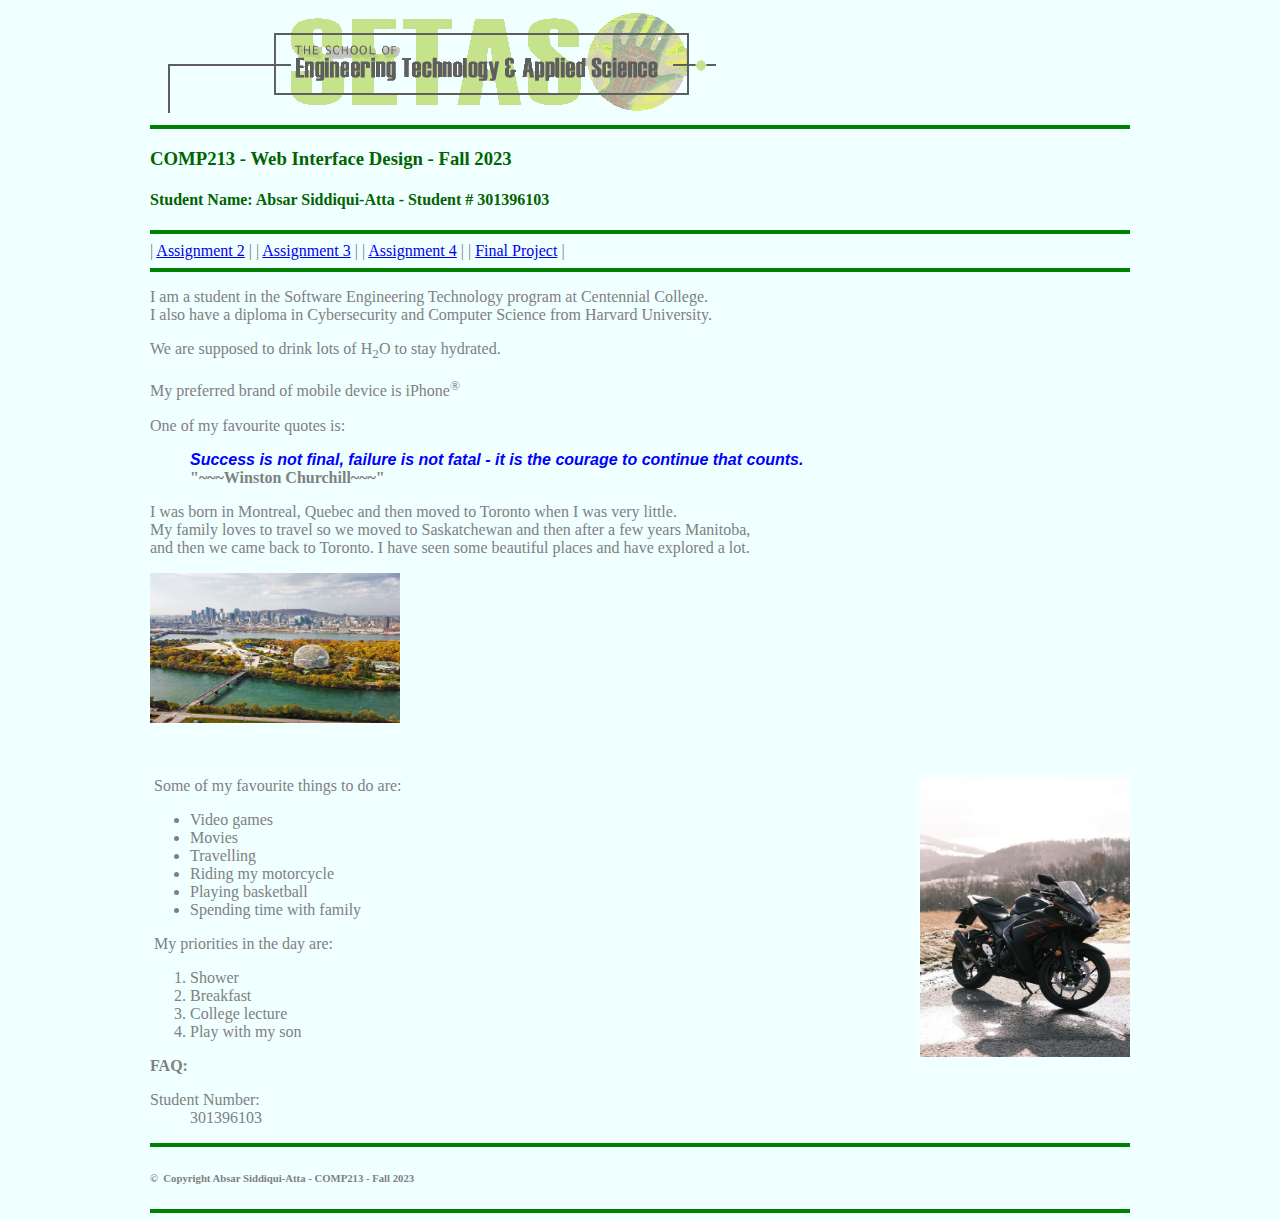
<file: index.html>
<!DOCTYPE html>
<html lang="en">
<!-- Developed by Absar Siddiqui -->
	<head>
		<title>Absar Siddiqui-Atta - COMP213 Home Page </title>
		<meta charset="utf-8">
	</head>
	<body style="font-family:Verdana, sans serif; color:grey; background-color:azure">
		<div style="width:980px; margin-left:auto; margin-right:auto;">
			<header>
				<img src="logo.gif" alt="The School of Engineering Technology & Applied Science logo image">
				<hr style="border-style:solid; border-color:green; border-width:2px;">
				<h3 style="color:darkgreen;">COMP213 - Web Interface Design - Fall 2023</h3>
				<h4 style="color:darkgreen;">Student Name: Absar Siddiqui-Atta - Student # 301396103</h4>
			</header>
			<hr style="border-style:solid; border-color:green; border-width:2px;">
      <nav>
        | <a href="Assignment2/Assignment2.html">Assignment 2</a> |
        | <a href="Assignment3/assign3.html">Assignment 3</a> |
        | <a href="Assignment4/assign4.html">Assignment 4</a> |
        | <a href="Final_Project/Home.html">Final Project</a> |
      </nav>
      <hr style="border-style:solid; border-color:green; border-width:2px;">
			<main>
				<p>I am a student in the Software Engineering Technology program at Centennial College.<br> 
				I also have a diploma in Cybersecurity and Computer Science from Harvard University.</p>
				<p>We are supposed to drink lots of H<sub>2</sub>O to stay hydrated.</p>
				<p>My preferred brand of mobile device is iPhone<sup>&reg;</sup></p>
				<p>One of my favourite quotes is:</p>
				<!-- Quote section -->
				<blockquote>
					<i style="color:blue; font-family:Arial,sans serif;"><strong>Success is not final, failure is not fatal - it is the courage to continue that counts.</strong></i><br>
					<b>"~~~Winston Churchill~~~"</b>
				</blockquote>
				<p>I was born in Montreal, Quebec and then moved to Toronto when I was very little.<br> My family loves to travel so we moved to Saskatchewan and then after a few years Manitoba,<br> and then we came back to Toronto. I have seen some beautiful places and have explored a lot.</p>
				<img src="montreal.jpg" alt="picture of Montreal" width="250" height="150">
				<p>&nbsp;
				</p>
				<img src="motorcycle.jpg" alt="picture of my motorcycle" width="210" height="280" style="float:right;">
				<p>&nbsp;Some of my favourite things to do are:</p>
				<ul>
					<li>Video games</li>
					<li>Movies</li>
					<li>Travelling</li>
					<li>Riding my motorcycle</li>
					<li>Playing basketball</li>
					<li>Spending time with family</li>
				</ul>
				<p>&nbsp;My priorities in the day are:</p>
				<ol>
					<li>Shower</li>
					<li>Breakfast</li>
					<li>College lecture</li>
					<li>Play with my son</li>
				</ol>
				<p><strong>FAQ:</strong></p>
				<dl>
					<dt>Student Number:</dt>
						<dd>301396103</dd>
        </dl>
			<hr style="border-style:solid; border-color:green; border-width:2px;">
			<footer>
				<h6>&copy;&nbsp; Copyright Absar Siddiqui-Atta - COMP213 - Fall 2023</h6>
			</footer>
			<hr style="border-style:solid; border-color:green; border-width:2px;">
      </main>
		</div>
	</body>
</html>
</file>
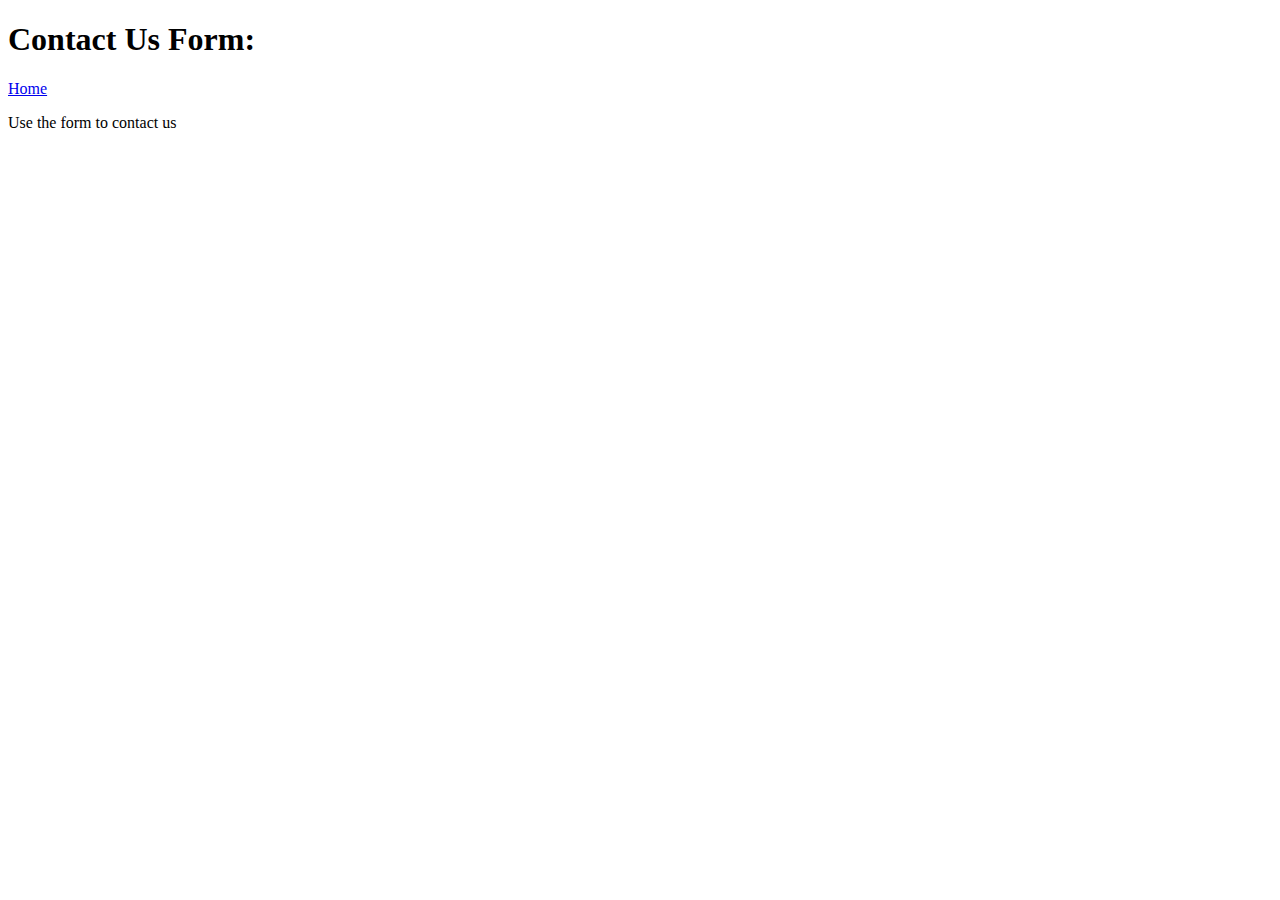
<file: contact.html>
<!DOCTYPE html>
<html lang="en">
    <head>
        <title>Absar Siddiqui-Atta - COMP213 - Contact Us</title>
        <meta charset="utf=8">
    </head>
    <body>
        <div>
            <header>
                <h1>Contact Us Form:</h1>
            </header>
            <nav>
                <a href="index.html">Home</a>
            </nav>
            <p>Use the form to contact us</p>
        </div>
    </body> 
</html>
</file>
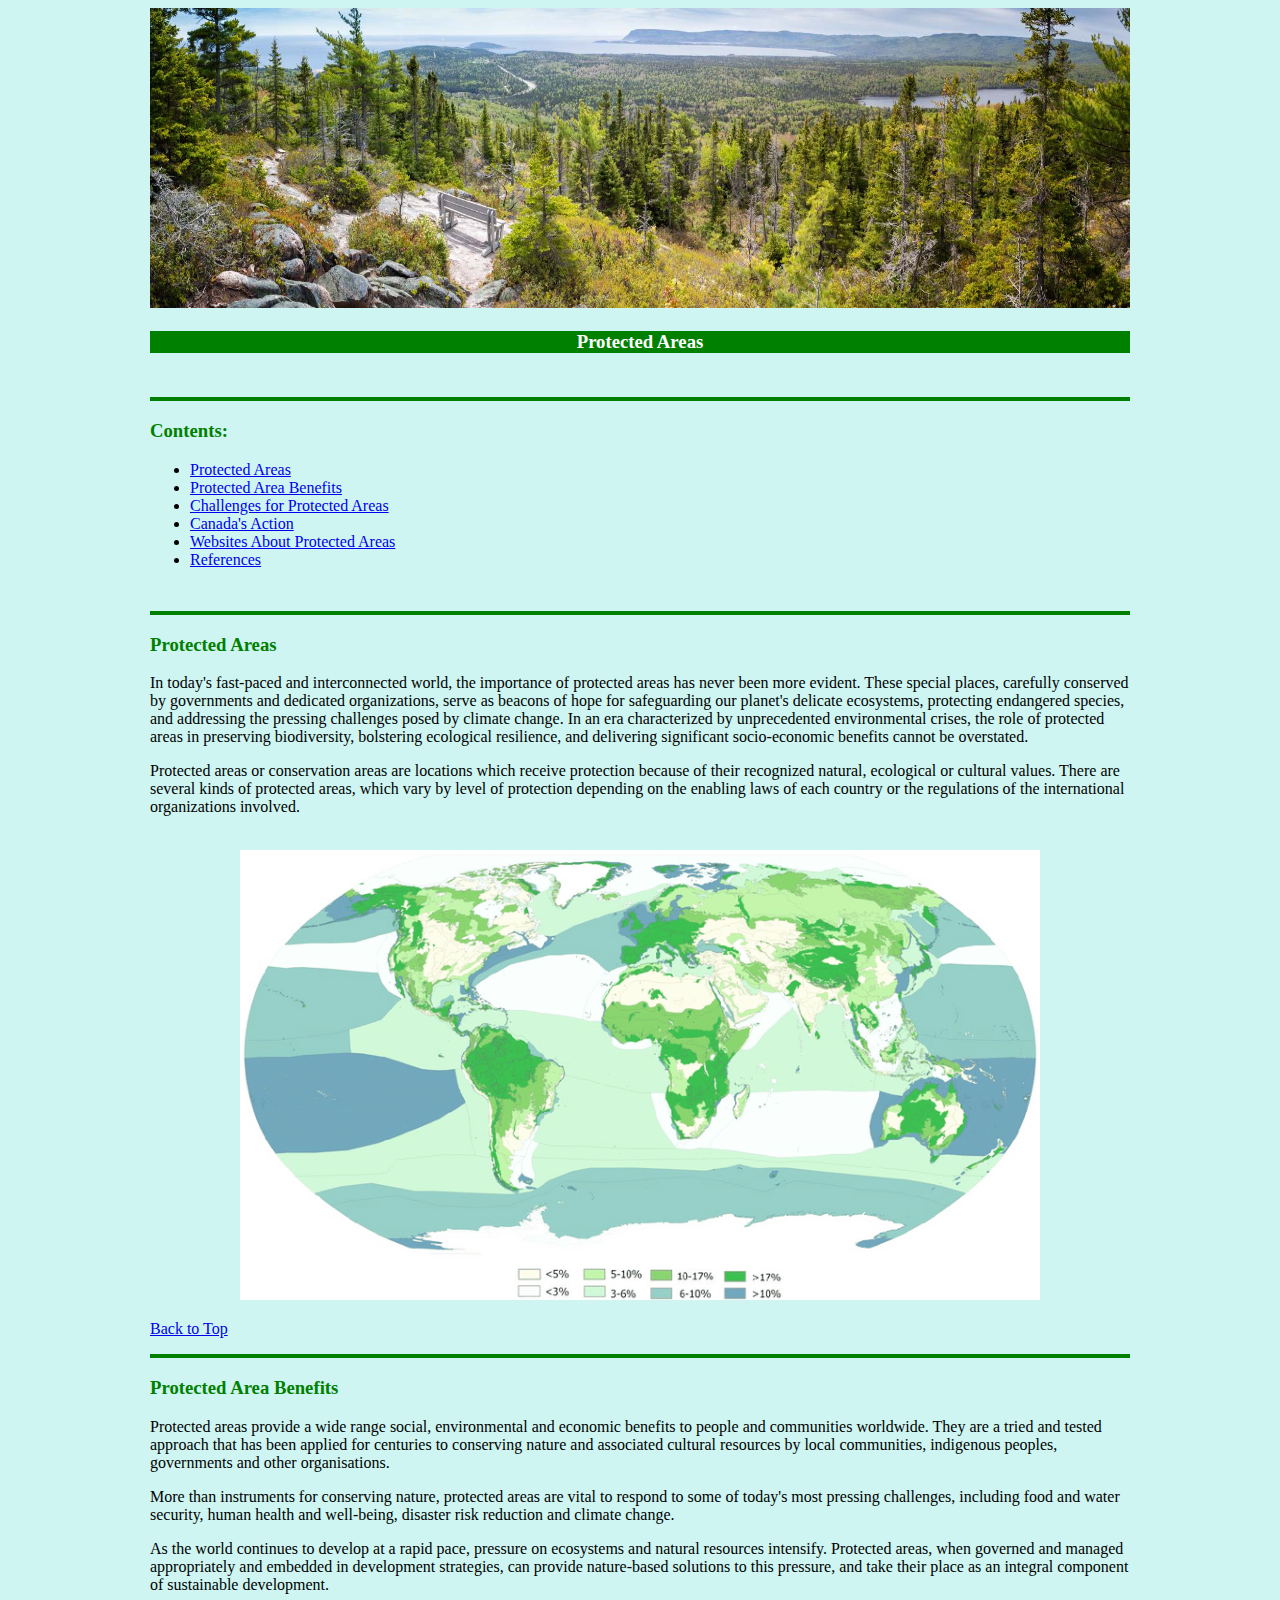
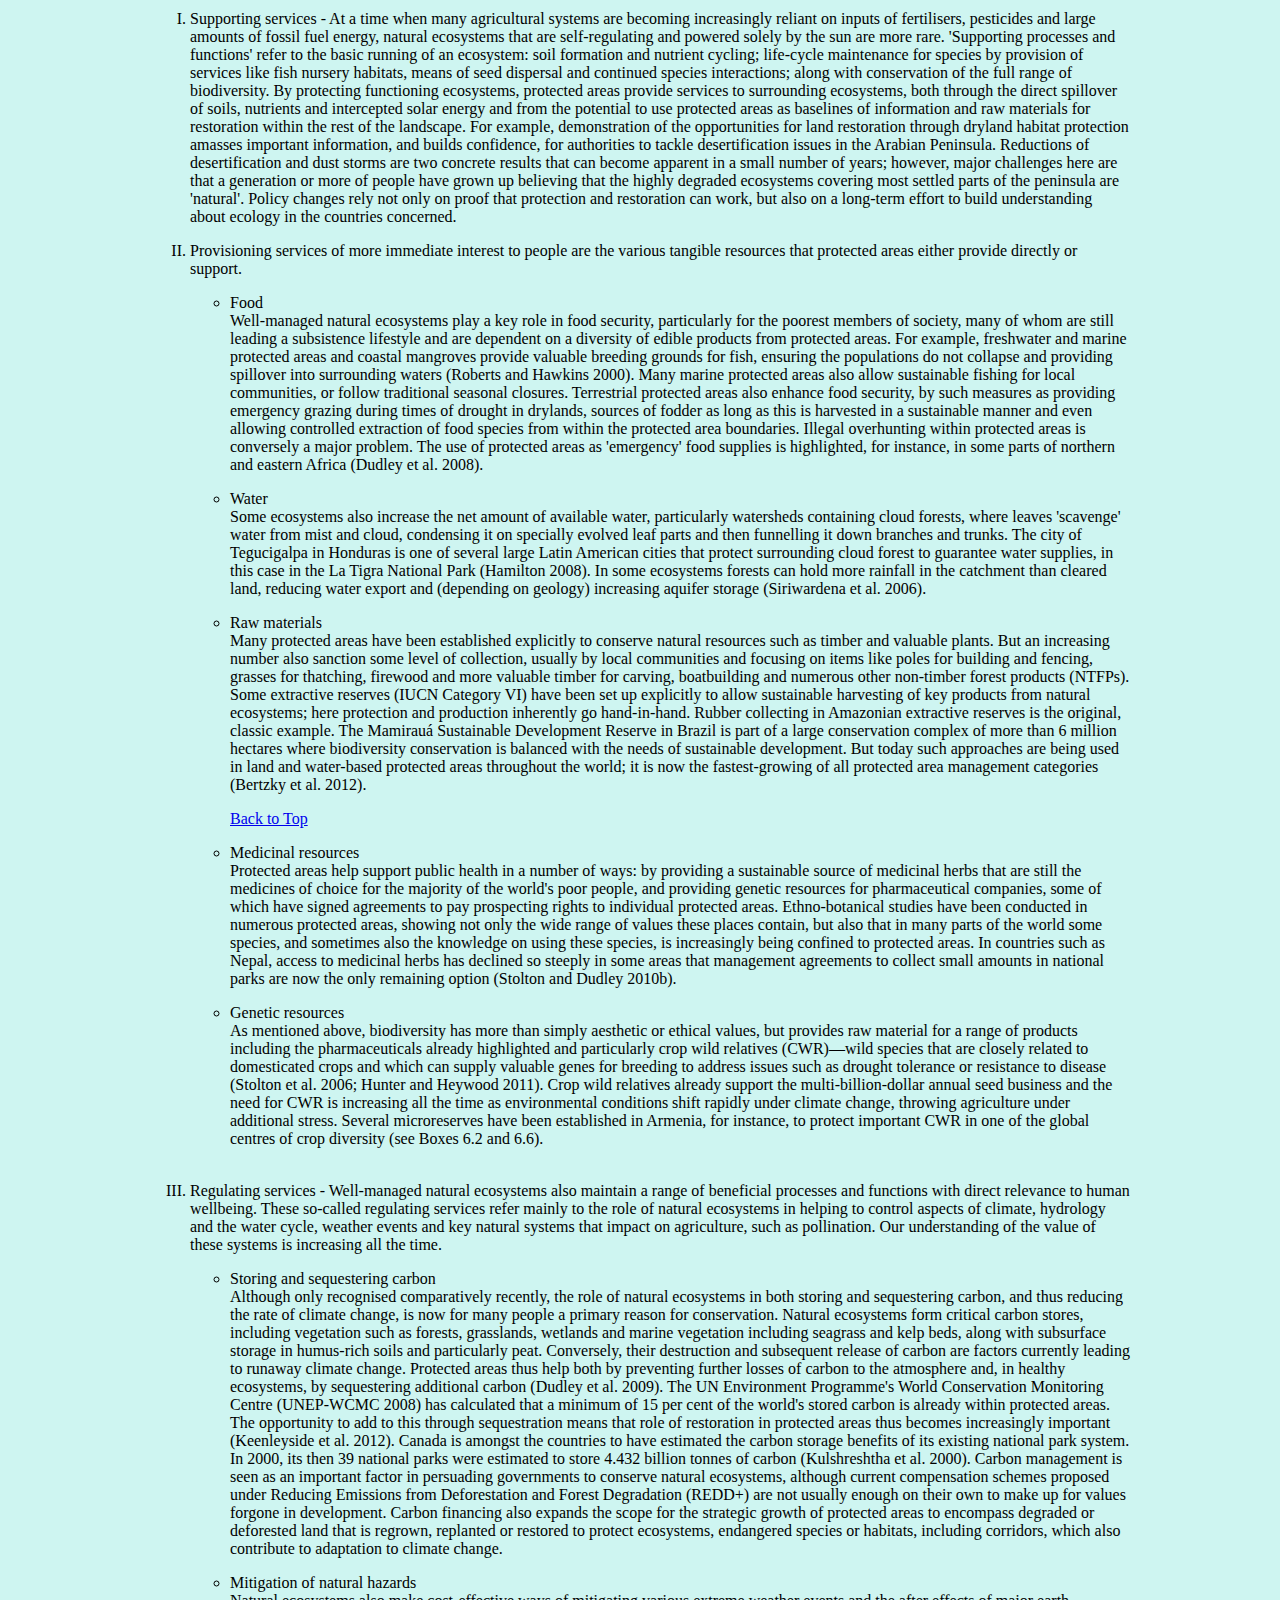
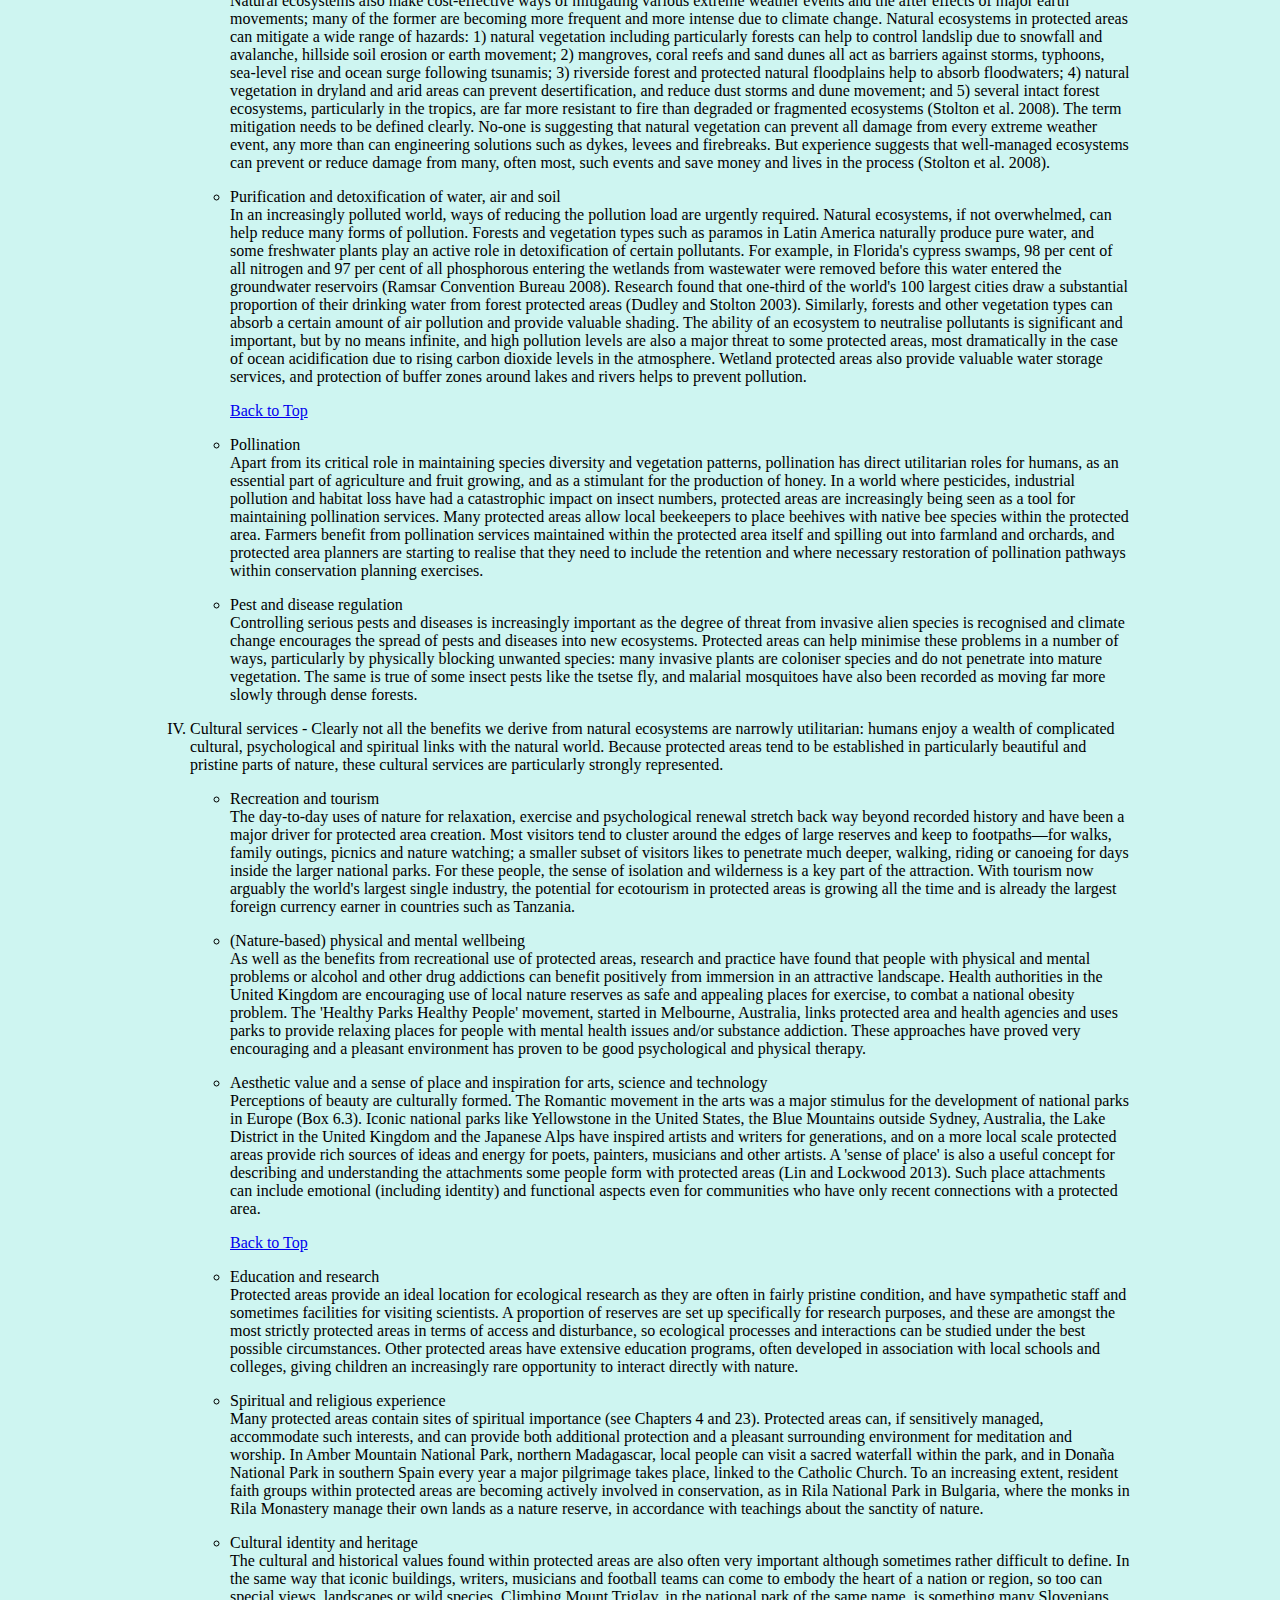
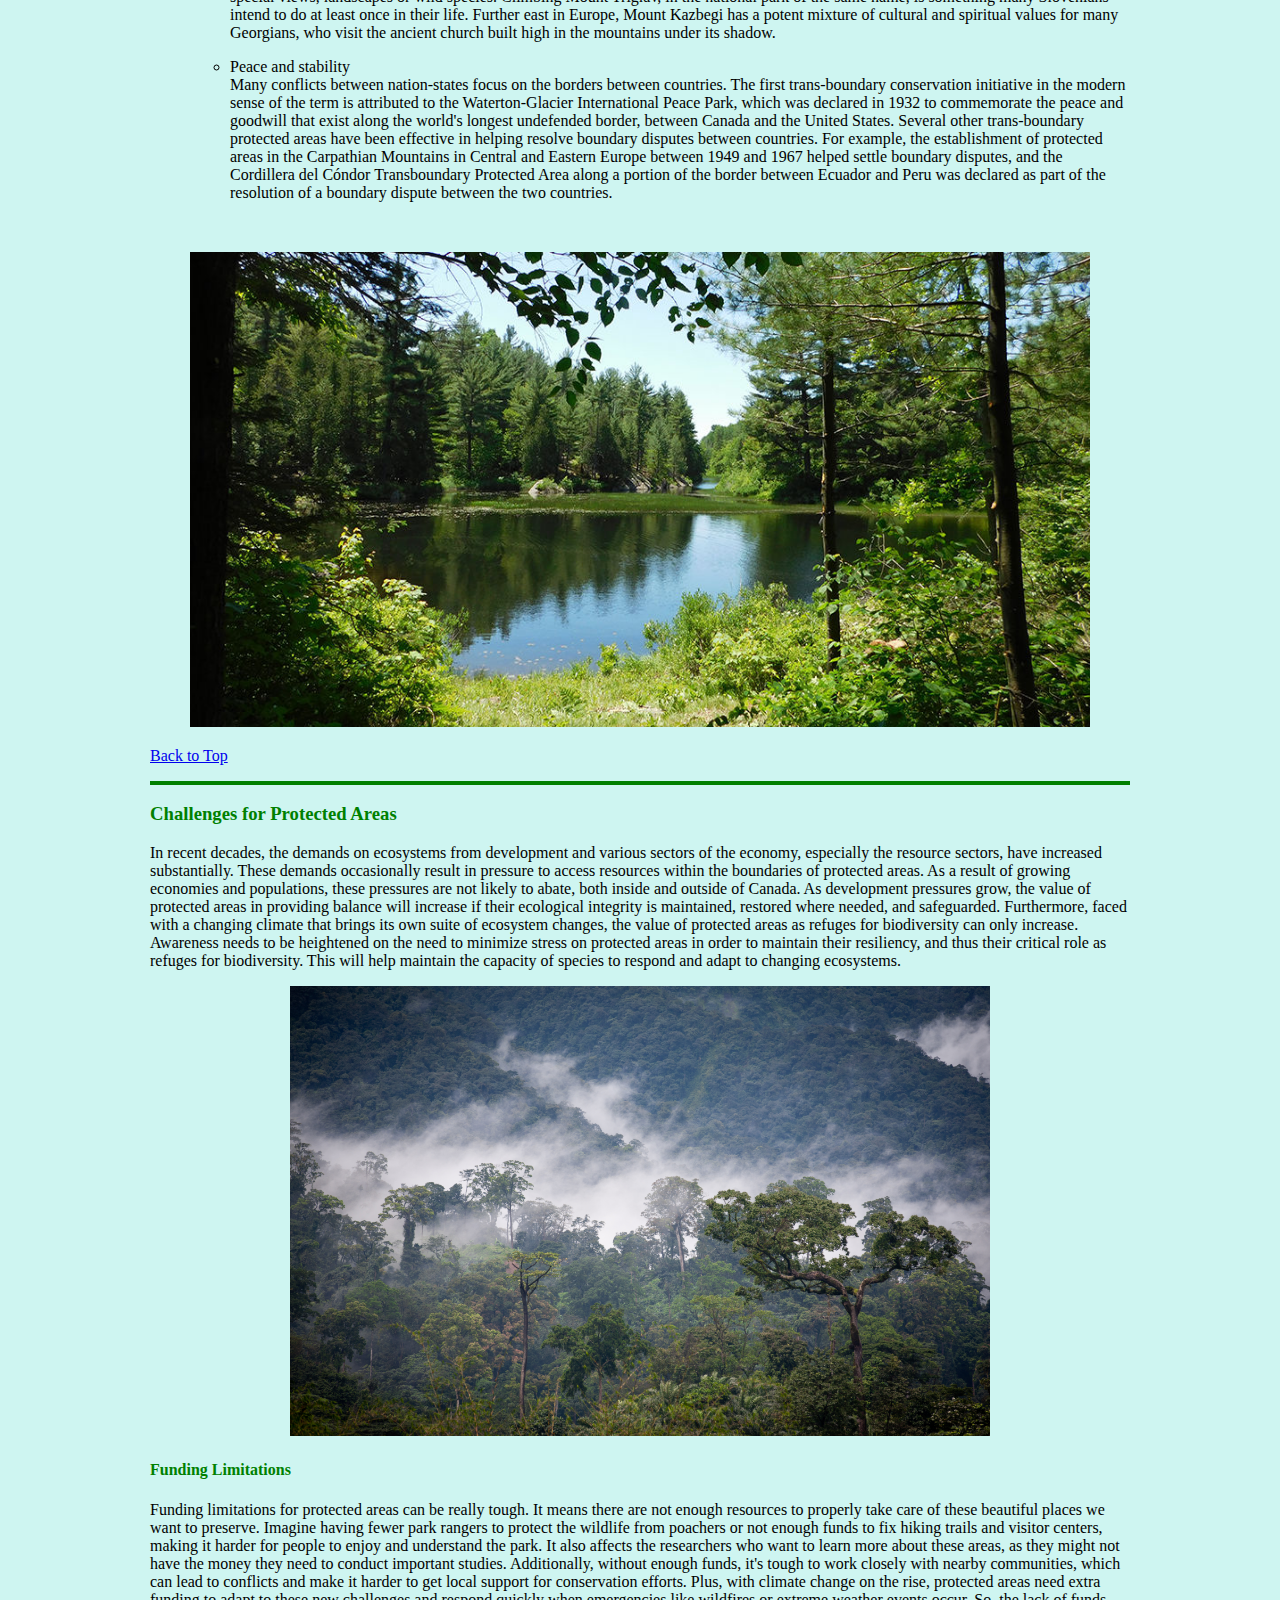
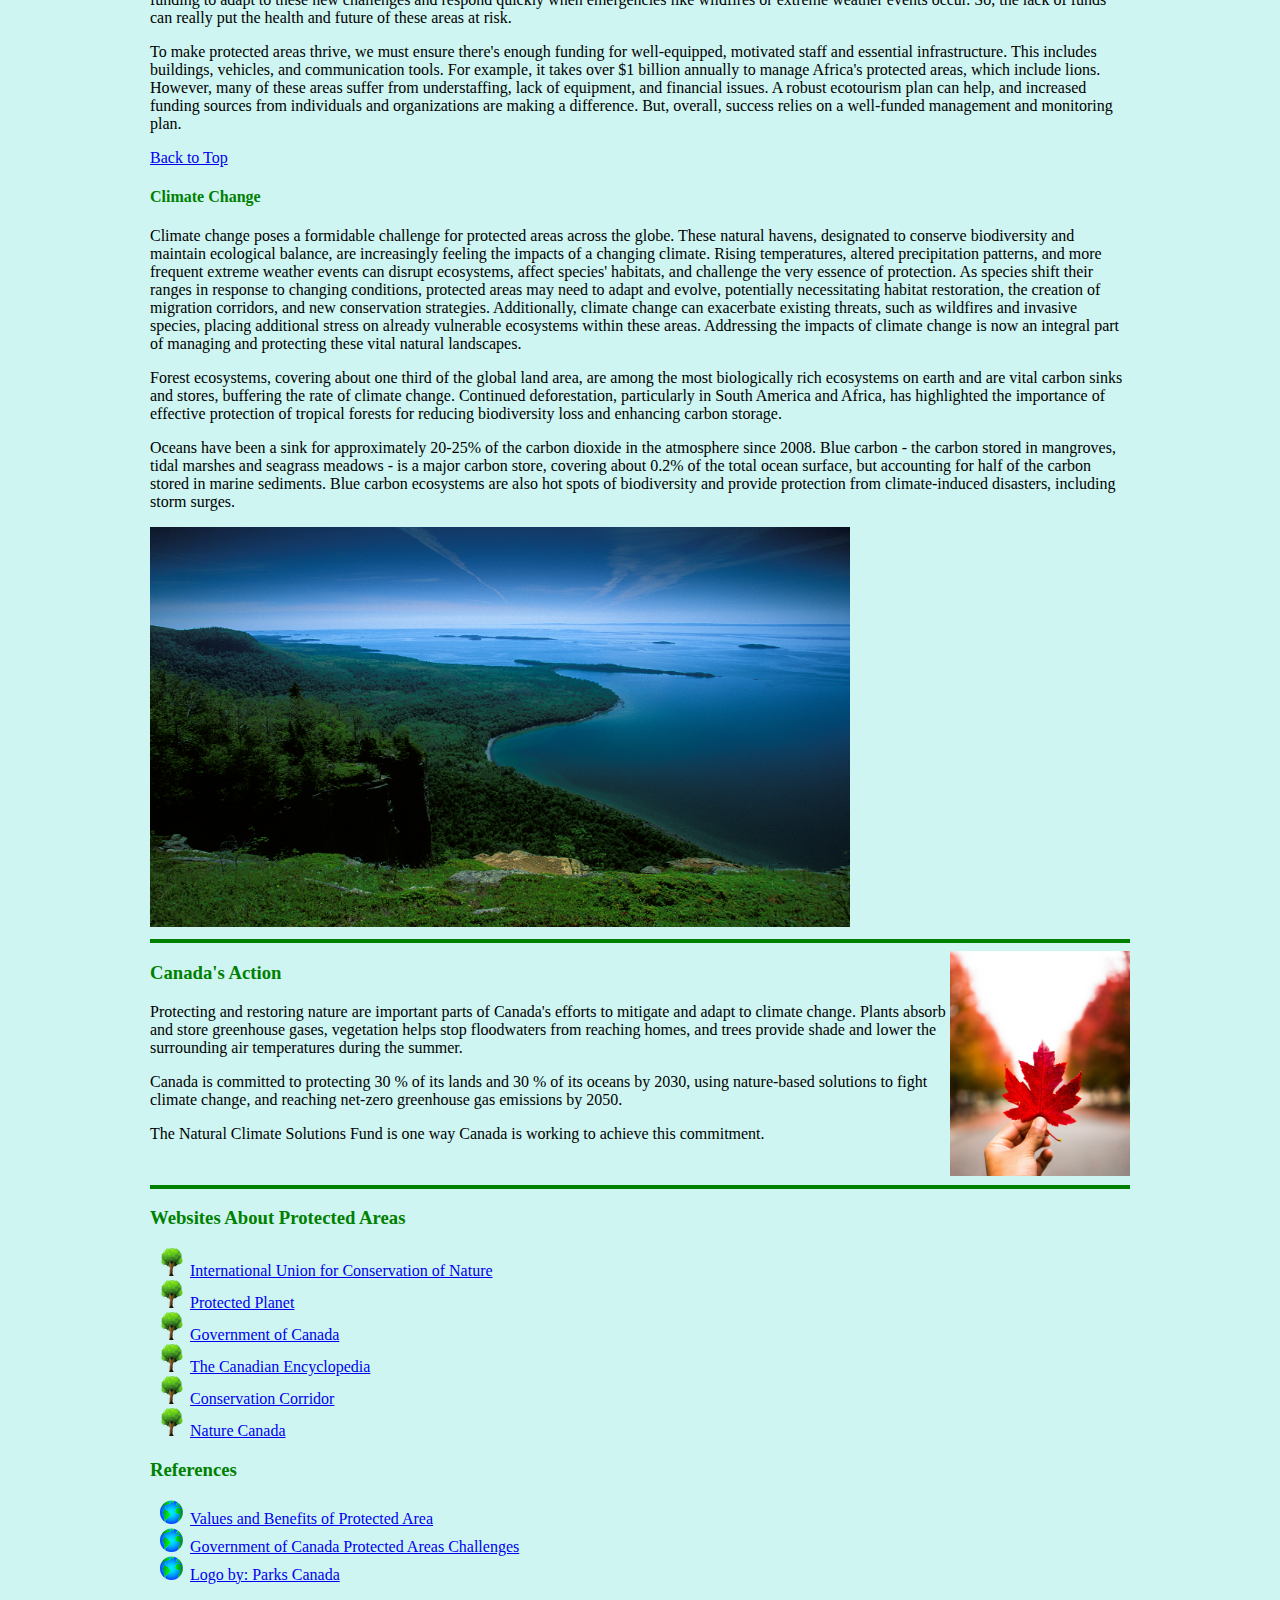
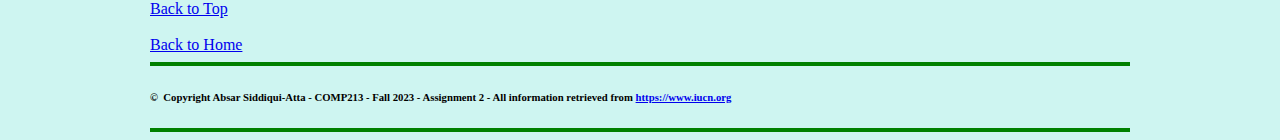
<file: Assignment2/Assignment2.html>
<!DOCTYPE html>
<html lang="en">

<head>
  <title>Absar Siddiqui-Atta - COMP213 - Assignment 2</title>
  <meta charset="utf-8">
</head>

<body style="font-family:calibri; background-color:#cef5f1;">
  <div style="width:980px; margin-left:auto; margin-right:auto;">
    <img src="Images/Areas.jpeg" alt="Protected Areas Logo" height="300" width="980">

    <div style="text-align: center;">
      <h3 style="color: white; font-family:Verdana; background: green;" id="top">Protected Areas</h3>
    </div>
    <br>
    <hr style="border-style:solid; border-color: green; border-width:2px;">
    <h3 style="color:green">Contents:</h3>
    <ul>
      <li><a href="#protected-areas">Protected Areas</a></li>
      <li><a href="#benefits">Protected Area Benefits</a></li>
      <li><a href="#challenges">Challenges for Protected Areas</a></li>
      <li><a href="#canada's-action">Canada's Action</a></li>
      <li><a href="#websites">Websites About Protected Areas</a></li>
      <li><a href="#references">References</a></li>
    </ul>
    <br>
    <hr style="border-style:solid; border-color: green; border-width:2px;">
    <h3 style="color:green" id="protected-areas">Protected Areas</h3>
    <p>
      In today's fast-paced and interconnected world, the importance of protected areas has never been more evident.
      These special places, carefully conserved by governments and dedicated organizations, serve as beacons of hope for
      safeguarding our planet's delicate ecosystems, protecting endangered species, and addressing the pressing
      challenges posed by climate change. In an era characterized by unprecedented environmental crises, the role of
      protected areas in preserving biodiversity, bolstering ecological resilience, and delivering significant
      socio-economic benefits cannot be overstated.
    </p>
    <p>
      Protected areas or conservation areas are locations which receive protection because of their recognized natural,
      ecological or cultural values. There are several kinds of protected areas, which vary by level of protection
      depending on the enabling laws of each country or the regulations of the international organizations involved.
    </p>
    <br>
    <div style="text-align:center">
      <a href="https://earth.org/protected-areas-the-past-present-and-future-of-conservation" target="_blank"
        title="Click to know more about protected areas in the world">
        <img src="Images/Map.png" alt="World map of protected areas" width="800" height="450">
      </a>
    </div>
    <p><a href="#top">Back to Top</a></p>
    <hr style="border-style:solid; border-color: green; border-width:2px;">
    <h3 style="color:green" id="benefits">Protected Area Benefits</h3>
    <p>
      Protected areas provide a wide range social, environmental and economic benefits to people and communities
      worldwide. They are a tried and tested approach that has been applied for centuries to conserving nature and
      associated cultural resources by local communities, indigenous peoples, governments and other organisations.
    </p>
    <p>
      More than instruments for conserving nature, protected areas are vital to respond to some of today's most pressing
      challenges, including food and water security, human health and well-being, disaster risk reduction and climate
      change.
    </p>
    <p>
      As the world continues to develop at a rapid pace, pressure on ecosystems and natural resources intensify.
      Protected areas, when governed and managed appropriately and embedded in development strategies, can provide
      nature-based solutions to this pressure, and take their place as an integral component of sustainable development.
    </p>
    <ol style="list-style-type: upper-roman;">
      <li>
        <p>
          Supporting services - At a time when many agricultural systems are becoming increasingly reliant on inputs of
          fertilisers, pesticides and large amounts of fossil fuel energy, natural ecosystems that are self-regulating
          and powered solely by the sun are more rare. 'Supporting processes and functions' refer to the basic running
          of an ecosystem: soil formation and nutrient cycling; life-cycle maintenance for species by provision of
          services like fish nursery habitats, means of seed dispersal and continued species interactions; along with
          conservation of the full range of biodiversity. By protecting functioning ecosystems, protected areas provide
          services to surrounding ecosystems, both through the direct spillover of soils, nutrients and intercepted
          solar energy and from the potential to use protected areas as baselines of information and raw materials for
          restoration within the rest of the landscape. For example, demonstration of the opportunities for land
          restoration through dryland habitat protection amasses important information, and builds confidence, for
          authorities to tackle desertification issues in the Arabian Peninsula. Reductions of desertification and dust
          storms are two concrete results that can become apparent in a small number of years; however, major challenges
          here are that a generation or more of people have grown up believing that the highly degraded ecosystems
          covering most settled parts of the peninsula are 'natural'. Policy changes rely not only on proof that
          protection and restoration can work, but also on a long-term effort to build understanding about ecology in
          the countries concerned.
        </p>
      </li>
      <li>
        Provisioning services of more immediate interest to people are the various tangible resources that protected
        areas either provide directly or support.
        <p>
        <ul>
          <li>
            <p>Food
              <br>
              Well-managed natural ecosystems play a key role in food security, particularly for the poorest members of
              society, many of whom are still leading a subsistence lifestyle and are dependent on a diversity of edible
              products from protected areas. For example, freshwater and marine protected areas and coastal mangroves
              provide valuable breeding grounds for fish, ensuring the populations do not collapse and providing
              spillover
              into surrounding waters (Roberts and Hawkins 2000). Many marine protected areas also allow sustainable
              fishing
              for local communities, or follow traditional seasonal closures. Terrestrial protected areas also enhance
              food
              security, by such measures as providing emergency grazing during times of drought in drylands, sources of
              fodder as long as this is harvested in a sustainable manner and even allowing controlled extraction of
              food
              species from within the protected area boundaries. Illegal overhunting within protected areas is
              conversely a
              major problem. The use of protected areas as 'emergency' food supplies is highlighted, for instance, in
              some
              parts of northern and eastern Africa (Dudley et al. 2008).
            </p>
          <li>
            <p>Water
              <br>
              Some ecosystems also increase the net amount of available water, particularly watersheds containing cloud
              forests, where leaves 'scavenge' water from mist and cloud, condensing it on specially evolved leaf parts
              and
              then funnelling it down branches and trunks. The city of Tegucigalpa in Honduras is one of several large
              Latin
              American cities that protect surrounding cloud forest to guarantee water supplies, in this case in the La
              Tigra National Park (Hamilton 2008). In some ecosystems forests can hold more rainfall in the catchment
              than
              cleared land, reducing water export and (depending on geology) increasing aquifer storage (Siriwardena et
              al.
              2006).
            </p>
          </li>
          <li>
            <p>Raw materials
              <br>
              Many protected areas have been established explicitly to conserve natural resources such as timber and
              valuable plants. But an increasing number also sanction some level of collection, usually by local
              communities
              and focusing on items like poles for building and fencing, grasses for thatching, firewood and more
              valuable
              timber for carving, boatbuilding and numerous other non-timber forest products (NTFPs). Some extractive
              reserves (IUCN Category VI) have been set up explicitly to allow sustainable harvesting of key products
              from
              natural ecosystems; here protection and production inherently go hand-in-hand. Rubber collecting in
              Amazonian
              extractive reserves is the original, classic example. The Mamirauá Sustainable Development Reserve in
              Brazil
              is part of a large conservation complex of more than 6 million hectares where biodiversity conservation is
              balanced with the needs of sustainable development. But today such approaches are being used in land and
              water-based protected areas throughout the world; it is now the fastest-growing of all protected area
              management categories (Bertzky et al. 2012).
            </p>
            <p><a href="#top">Back to Top</a></p>
          </li>
          <li>
            <p>Medicinal resources
              <br>
              Protected areas help support public health in a number of ways: by providing a sustainable source of
              medicinal
              herbs that are still the medicines of choice for the majority of the world's poor people, and providing
              genetic resources for pharmaceutical companies, some of which have signed agreements to pay prospecting
              rights
              to individual protected areas. Ethno-botanical studies have been conducted in numerous protected areas,
              showing not only the wide range of values these places contain, but also that in many parts of the world
              some
              species, and sometimes also the knowledge on using these species, is increasingly being confined to
              protected
              areas. In countries such as Nepal, access to medicinal herbs has declined so steeply in some areas that
              management agreements to collect small amounts in national parks are now the only remaining option
              (Stolton
              and Dudley 2010b).
            </p>
          </li>
          <li>
            <p>Genetic resources
              <br>
              As mentioned above, biodiversity has more than simply aesthetic or ethical values, but provides raw
              material
              for a range of products including the pharmaceuticals already highlighted and particularly crop wild
              relatives
              (CWR)—wild species that are closely related to domesticated crops and which can supply valuable genes for
              breeding to address issues such as drought tolerance or resistance to disease (Stolton et al. 2006; Hunter
              and
              Heywood 2011). Crop wild relatives already support the multi-billion-dollar annual seed business and the
              need
              for CWR is increasing all the time as environmental conditions shift rapidly under climate change,
              throwing
              agriculture under additional stress. Several microreserves have been established in Armenia, for instance,
              to
              protect important CWR in one of the global centres of crop diversity (see Boxes 6.2 and 6.6).
            </p>
          </li>
        </ul>
        <br>
      <li>
        Regulating services - Well-managed natural ecosystems also maintain a range of beneficial processes and
        functions with direct relevance to human wellbeing. These so-called regulating services refer mainly to the
        role of natural ecosystems in helping to control aspects of climate, hydrology and the water cycle, weather
        events and key natural systems that impact on agriculture, such as pollination. Our understanding of the value
        of these systems is increasing all the time.
        <ul>
          <li>
            <p>Storing and sequestering carbon
              <br>
              Although only recognised comparatively recently, the role of natural ecosystems in both storing and
              sequestering carbon, and thus reducing the rate of climate change, is now for many people a primary reason
              for
              conservation. Natural ecosystems form critical carbon stores, including vegetation such as forests,
              grasslands, wetlands and marine vegetation including seagrass and kelp beds, along with subsurface storage
              in
              humus-rich soils and particularly peat. Conversely, their destruction and subsequent release of carbon are
              factors currently leading to runaway climate change. Protected areas thus help both by preventing further
              losses of carbon to the atmosphere and, in healthy ecosystems, by sequestering additional carbon (Dudley
              et
              al. 2009). The UN Environment Programme's World Conservation Monitoring Centre (UNEP-WCMC 2008) has
              calculated
              that a minimum of 15 per cent of the world's stored carbon is already within protected areas. The
              opportunity
              to add to this through sequestration means that role of restoration in protected areas thus becomes
              increasingly important (Keenleyside et al. 2012). Canada is amongst the countries to have estimated the
              carbon
              storage benefits of its existing national park system. In 2000, its then 39 national parks were estimated
              to
              store 4.432 billion tonnes of carbon (Kulshreshtha et al. 2000). Carbon management is seen as an important
              factor in persuading governments to conserve natural ecosystems, although current compensation schemes
              proposed under Reducing Emissions from Deforestation and Forest Degradation (REDD+) are not usually enough
              on
              their own to make up for values forgone in development. Carbon financing also expands the scope for the
              strategic growth of protected areas to encompass degraded or deforested land that is regrown, replanted or
              restored to protect ecosystems, endangered species or habitats, including corridors, which also contribute
              to
              adaptation to climate change.
            </p>
          </li>
          <li>
            <p>Mitigation of natural hazards
              <br>
              Natural ecosystems also make cost-effective ways of mitigating various extreme weather events and the
              after
              effects of major earth movements; many of the former are becoming more frequent and more intense due to
              climate change. Natural ecosystems in protected areas can mitigate a wide range of hazards: 1) natural
              vegetation including particularly forests can help to control landslip due to snowfall and avalanche,
              hillside
              soil erosion or earth movement; 2) mangroves, coral reefs and sand dunes all act as barriers against
              storms,
              typhoons, sea-level rise and ocean surge following tsunamis; 3) riverside forest and protected natural
              floodplains help to absorb floodwaters; 4) natural vegetation in dryland and arid areas can prevent
              desertification, and reduce dust storms and dune movement; and 5) several intact forest ecosystems,
              particularly in the tropics, are far more resistant to fire than degraded or fragmented ecosystems
              (Stolton et
              al. 2008). The term mitigation needs to be defined clearly. No-one is suggesting that natural vegetation
              can
              prevent all damage from every extreme weather event, any more than can engineering solutions such as
              dykes,
              levees and firebreaks. But experience suggests that well-managed ecosystems can prevent or reduce damage
              from
              many, often most, such events and save money and lives in the process (Stolton et al. 2008).
            </p>
          </li>
          <li>
            <p>Purification and detoxification of water, air and soil
              <br>
              In an increasingly polluted world, ways of reducing the pollution load are urgently required. Natural
              ecosystems, if not overwhelmed, can help reduce many forms of pollution. Forests and vegetation types such
              as
              paramos in Latin America naturally produce pure water, and some freshwater plants play an active role in
              detoxification of certain pollutants. For example, in Florida's cypress swamps, 98 per cent of all
              nitrogen
              and 97 per cent of all phosphorous entering the wetlands from wastewater were removed before this water
              entered the groundwater reservoirs (Ramsar Convention Bureau 2008). Research found that one-third of the
              world's 100 largest cities draw a substantial proportion of their drinking water from forest protected
              areas
              (Dudley and Stolton 2003). Similarly, forests and other vegetation types can absorb a certain amount of
              air
              pollution and provide valuable shading. The ability of an ecosystem to neutralise pollutants is
              significant
              and important, but by no means infinite, and high pollution levels are also a major threat to some
              protected
              areas, most dramatically in the case of ocean acidification due to rising carbon dioxide levels in the
              atmosphere. Wetland protected areas also provide valuable water storage services, and protection of buffer
              zones around lakes and rivers helps to prevent pollution.
            </p>
            <p><a href="#top">Back to Top</a></p>
          </li>
          <li>
            <p>Pollination
              <br>
              Apart from its critical role in maintaining species diversity and vegetation patterns, pollination has
              direct
              utilitarian roles for humans, as an essential part of agriculture and fruit growing, and as a stimulant
              for
              the production of honey. In a world where pesticides, industrial pollution and habitat loss have had a
              catastrophic impact on insect numbers, protected areas are increasingly being seen as a tool for
              maintaining
              pollination services. Many protected areas allow local beekeepers to place beehives with native bee
              species
              within the protected area. Farmers benefit from pollination services maintained within the protected area
              itself and spilling out into farmland and orchards, and protected area planners are starting to realise
              that
              they need to include the retention and where necessary restoration of pollination pathways within
              conservation
              planning exercises.
            </p>
          </li>
          <li>
            <p>Pest and disease regulation
              <br>
              Controlling serious pests and diseases is increasingly important as the degree of threat from invasive
              alien
              species is recognised and climate change encourages the spread of pests and diseases into new ecosystems.
              Protected areas can help minimise these problems in a number of ways, particularly by physically blocking
              unwanted species: many invasive plants are coloniser species and do not penetrate into mature vegetation.
              The
              same is true of some insect pests like the tsetse fly, and malarial mosquitoes have also been recorded as
              moving far more slowly through dense forests.
            </p>
          </li>
        </ul>
      <li>Cultural services - Clearly not all the benefits we derive from natural ecosystems are narrowly utilitarian:
        humans enjoy a wealth of complicated cultural, psychological and spiritual links with the natural world. Because
        protected areas tend to be established in particularly beautiful and pristine parts of nature, these cultural
        services are particularly strongly represented.
        <ul>
          <li>
            <p>Recreation and tourism
              <br>
              The day-to-day uses of nature for relaxation, exercise and psychological renewal stretch back way beyond
              recorded history and have been a major driver for protected area creation. Most visitors tend to cluster
              around the edges of large reserves and keep to footpaths—for walks, family outings, picnics and nature
              watching; a smaller subset of visitors likes to penetrate much deeper, walking, riding or canoeing for
              days
              inside the larger national parks. For these people, the sense of isolation and wilderness is a key part of
              the
              attraction. With tourism now arguably the world's largest single industry, the potential for ecotourism in
              protected areas is growing all the time and is already the largest foreign currency earner in countries
              such
              as Tanzania.
            </p>
          </li>
          <li>
            <p>(Nature-based) physical and mental wellbeing
              <br>
              As well as the benefits from recreational use of protected areas, research and practice have found that
              people
              with physical and mental problems or alcohol and other drug addictions can benefit positively from
              immersion
              in an attractive landscape. Health authorities in the United Kingdom are encouraging use of local nature
              reserves as safe and appealing places for exercise, to combat a national obesity problem. The 'Healthy
              Parks
              Healthy People' movement, started in Melbourne, Australia, links protected area and health agencies and
              uses
              parks to provide relaxing places for people with mental health issues and/or substance addiction. These
              approaches have proved very encouraging and a pleasant environment has proven to be good psychological and
              physical therapy.
            </p>
          </li>
          <li>
            <p>Aesthetic value and a sense of place and inspiration for arts, science and technology
              <br>
              Perceptions of beauty are culturally formed. The Romantic movement in the arts was a major stimulus for
              the
              development of national parks in Europe (Box 6.3). Iconic national parks like Yellowstone in the United
              States, the Blue Mountains outside Sydney, Australia, the Lake District in the United Kingdom and the
              Japanese
              Alps have inspired artists and writers for generations, and on a more local scale protected areas provide
              rich
              sources of ideas and energy for poets, painters, musicians and other artists. A 'sense of place' is also a
              useful concept for describing and understanding the attachments some people form with protected areas (Lin
              and
              Lockwood 2013). Such place attachments can include emotional (including identity) and functional aspects
              even
              for communities who have only recent connections with a protected area.
            </p>
            <p><a href="#top">Back to Top</a></p>
          </li>
          <li>
            <p>Education and research
              <br>
              Protected areas provide an ideal location for ecological research as they are often in fairly pristine
              condition, and have sympathetic staff and sometimes facilities for visiting scientists. A proportion of
              reserves are set up specifically for research purposes, and these are amongst the most strictly protected
              areas in terms of access and disturbance, so ecological processes and interactions can be studied under
              the
              best possible circumstances. Other protected areas have extensive education programs, often developed in
              association with local schools and colleges, giving children an increasingly rare opportunity to interact
              directly with nature.
            </p>
          </li>
          <li>
            <p>Spiritual and religious experience
              <br>
              Many protected areas contain sites of spiritual importance (see Chapters 4 and 23). Protected areas can,
              if
              sensitively managed, accommodate such interests, and can provide both additional protection and a pleasant
              surrounding environment for meditation and worship. In Amber Mountain National Park, northern Madagascar,
              local people can visit a sacred waterfall within the park, and in Donaña National Park in southern Spain
              every
              year a major pilgrimage takes place, linked to the Catholic Church. To an increasing extent, resident
              faith
              groups within protected areas are becoming actively involved in conservation, as in Rila National Park in
              Bulgaria, where the monks in Rila Monastery manage their own lands as a nature reserve, in accordance with
              teachings about the sanctity of nature.
            </p>
          </li>
          <li>
            <p>Cultural identity and heritage
              <br>
              The cultural and historical values found within protected areas are also often very important although
              sometimes rather difficult to define. In the same way that iconic buildings, writers, musicians and
              football
              teams can come to embody the heart of a nation or region, so too can special views, landscapes or wild
              species. Climbing Mount Triglav, in the national park of the same name, is something many Slovenians
              intend to
              do at least once in their life. Further east in Europe, Mount Kazbegi has a potent mixture of cultural and
              spiritual values for many Georgians, who visit the ancient church built high in the mountains under its
              shadow.
            </p>
          </li>
          <li>
            <p>Peace and stability
              <br>
              Many conflicts between nation-states focus on the borders between countries. The first trans-boundary
              conservation initiative in the modern sense of the term is attributed to the Waterton-Glacier
              International
              Peace Park, which was declared in 1932 to commemorate the peace and goodwill that exist along the world's
              longest undefended border, between Canada and the United States. Several other trans-boundary protected
              areas
              have been effective in helping resolve boundary disputes between countries. For example, the establishment
              of
              protected areas in the Carpathian Mountains in Central and Eastern Europe between 1949 and 1967 helped
              settle
              boundary disputes, and the Cordillera del Cóndor Transboundary Protected Area along a portion of the
              border
              between Ecuador and Peru was declared as part of the resolution of a boundary dispute between the two
              countries.
            </p>
          </li>
        </ul>
        <br>
    </ol>
    <div style="text-align: center;">
      <a href="https://ontarionature.org/pas-picking-up-pace-blog" target="_blank"
        title="Click to know more about protected areas in Ontario">
        <img src="Images/Ontario.jpeg" alt="Image of Ontario's protected area" width="900" height="475">
      </a>
    </div>
    <p><a href="#top">Back to Top</a></p>
    <hr style="border-style:solid; border-color: green; border-width:2px;">
    <h3 style="color: green" id="challenges">Challenges for Protected Areas</h3>
    <p>
      In recent decades, the demands on ecosystems from development and various sectors of the economy, especially the
      resource sectors, have increased substantially. These demands occasionally result in pressure to access resources
      within the boundaries of protected areas. As a result of growing economies and populations, these pressures are
      not likely to abate, both inside and outside of Canada. As development pressures grow, the value of protected
      areas in providing balance will increase if their ecological integrity is maintained, restored where needed, and
      safeguarded. Furthermore, faced with a changing climate that brings its own suite of ecosystem changes, the value
      of protected areas as refuges for biodiversity can only increase. Awareness needs to be heightened on the need to
      minimize stress on protected areas in order to maintain their resiliency, and thus their critical role as refuges
      for biodiversity. This will help maintain the capacity of species to respond and adapt to changing ecosystems.
    </p>
    <div style="text-align: center;">
      <a href="https://www.iucn.org/news/forests/201702/cameroon-restore-12-million-hectares-forest-species-rich-congo-basin"
        target="_blank" title="Click to know more about Cameroon and its challenges">
        <img src="Images/Cameroon.png" width="700" height="450" alt="Image of Cameroon">
      </a>
    </div>
    <h4 style="color:green">Funding Limitations</h4>
    <p>
      Funding limitations for protected areas can be really tough. It means there are not enough resources to properly
      take care of these beautiful places we want to preserve. Imagine having fewer park rangers to protect the wildlife
      from poachers or not enough funds to fix hiking trails and visitor centers, making it harder for people to enjoy
      and understand the park. It also affects the researchers who want to learn more about these areas, as they might
      not have the money they need to conduct important studies. Additionally, without enough funds, it's tough to work
      closely with nearby communities, which can lead to conflicts and make it harder to get local support for
      conservation efforts. Plus, with climate change on the rise, protected areas need extra funding to adapt to these
      new challenges and respond quickly when emergencies like wildfires or extreme weather events occur. So, the lack
      of funds can really put the health and future of these areas at risk.
    </p>
    <p>
      To make protected areas thrive, we must ensure there's enough funding for well-equipped, motivated staff and
      essential infrastructure. This includes buildings, vehicles, and communication tools. For example, it takes over
      $1 billion annually to manage Africa's protected areas, which include lions. However, many of these areas suffer
      from understaffing, lack of equipment, and financial issues. A robust ecotourism plan can help, and increased
      funding sources from individuals and organizations are making a difference. But, overall, success relies on a
      well-funded management and monitoring plan.
    </p>
    <a href="#top">Back to Top</a>
    <h4 style="color: green">Climate Change</h4>
    <p>
      Climate change poses a formidable challenge for protected areas across the globe. These natural havens, designated
      to conserve biodiversity and maintain ecological balance, are increasingly feeling the impacts of a changing
      climate. Rising temperatures, altered precipitation patterns, and more frequent extreme weather events can disrupt
      ecosystems, affect species' habitats, and challenge the very essence of protection. As species shift their ranges
      in response to changing conditions, protected areas may need to adapt and evolve, potentially necessitating
      habitat restoration, the creation of migration corridors, and new conservation strategies. Additionally, climate
      change can exacerbate existing threats, such as wildfires and invasive species, placing additional stress on
      already vulnerable ecosystems within these areas. Addressing the impacts of climate change is now an integral part
      of managing and protecting these vital natural landscapes.
    </p>
    <p>
      Forest ecosystems, covering about one third of the global land area, are among the most biologically rich
      ecosystems on earth and are vital carbon sinks and stores, buffering the rate of climate change. Continued
      deforestation, particularly in South America and Africa, has highlighted the importance of effective protection of
      tropical forests for reducing biodiversity loss and enhancing carbon storage.
    </p>
    <p>
      Oceans have been a sink for approximately 20-25% of the carbon dioxide in the atmosphere since 2008. Blue carbon -
      the carbon stored in mangroves, tidal marshes and seagrass meadows - is a major carbon store, covering about 0.2%
      of the total ocean surface, but accounting for half of the carbon stored in marine sediments. Blue carbon
      ecosystems are also hot spots of biodiversity and provide protection from climate-induced disasters, including
      storm surges.
    </p>
    <a href="https://wwf.ca/habitat/oceans/marine-protected-areas" target="_blank"
      title="Click to know more about marine protected areas">
      <img src="Images/Ocean.jpeg" alt="Image of ocean" width="700" height="400">
    </a>
    <br>
    <hr style="border-style:solid; border-color: green; border-width:2px;">
    <a href="https://www.canada.ca/en/services/environment/conservation/protected-areas.html" target="_blank"
      title="Click to know more about Canada's view on protected areas">
      <img src="Images/Leaf.jpeg" alt="Image of maple leaf" width="180" height="225" style="float:inline-end">
    </a>
    <h3 style="color:green" id="canada's-action">Canada's Action</h3>
    <p>
      Protecting and restoring nature are important parts of Canada's efforts to mitigate and adapt to climate change.
      Plants absorb and store greenhouse gases, vegetation helps stop floodwaters from reaching homes, and trees provide
      shade and lower the surrounding air temperatures during the summer.
    </p>
    <p>
      Canada is committed to protecting 30 % of its lands and 30 % of its oceans by 2030, using nature-based solutions
      to fight climate change, and reaching net-zero greenhouse gas emissions by 2050.
    </p>
    <p>
      The Natural Climate Solutions Fund is one way Canada is working to achieve this commitment.
    </p>
    <br>
    <hr style="border-style:solid; border-color: green; border-width:2px;">
    <h3 style="color: green" id="websites">Websites About Protected Areas</h3>
    <ul style="list-style-image: url('Images/tree.png');">
      <li><a href="https://www.iucn.org" target="_blank">International Union for Conservation of Nature</a></li>
      <li><a href="https://www.protectedplanet.net/en/news-and-stories" target="_blank">Protected Planet</a></li>
      <li><a href="https://www.canada.ca/en/services/environment/conservation/protected-areas.html"
          target="_blank">Government of Canada</a></li>
      <li><a href="https://www.thecanadianencyclopedia.ca/en/article/protected-areas" target="_blank">The Canadian
          Encyclopedia</a></li>
      <li><a href="https://conservationcorridor.org/ccsg/" target="_blank">Conservation Corridor</a></li>
      <li><a href="https://naturecanada.ca/discover-nature/canadas-different-environments/protected-areas-explained"
          target="_blank">Nature Canada</a></li>
    </ul>
    <h3 style=color:green id="references">References</h3>
    <ul style="list-style-image: url('Images/Earth.png');">
      <li><a href="https://press-files.anu.edu.au/downloads/press/p312491/pdf/CHAPTER6.pdf" target="_blank">Values and
          Benefits of Protected Area</a></li>
      <li><a
          href="https://www.canada.ca/en/environment-climate-change/services/national-wildlife-areas/establishing-protected-areas/challenges-priorities.html"
          target="_blank">Government of Canada Protected Areas Challenges</a> </li>
      <li><a href="https://parks.canada.ca/nature/science/aires-areas" target="_blank">Logo by: Parks Canada</a></li>
    </ul>
    <a href="#top">Back to Top</a>
    <nav>
      <br>
      <a href="../index.html">Back to Home</a>
    </nav>
    <hr style="border-style:solid; border-color: green; border-width:2px;">
    <footer>
      <h6>&copy;&nbsp; Copyright Absar Siddiqui-Atta - COMP213 - Fall 2023 - Assignment 2 - All information retrieved
        from
        <a href="https://www.iucn.org" target="_blank">https://www.iucn.org</a>
      </h6>
    </footer>
    <hr style="border-style:solid; border-color: green; border-width:2px;">
  </div>
</body>

</html>
</file>
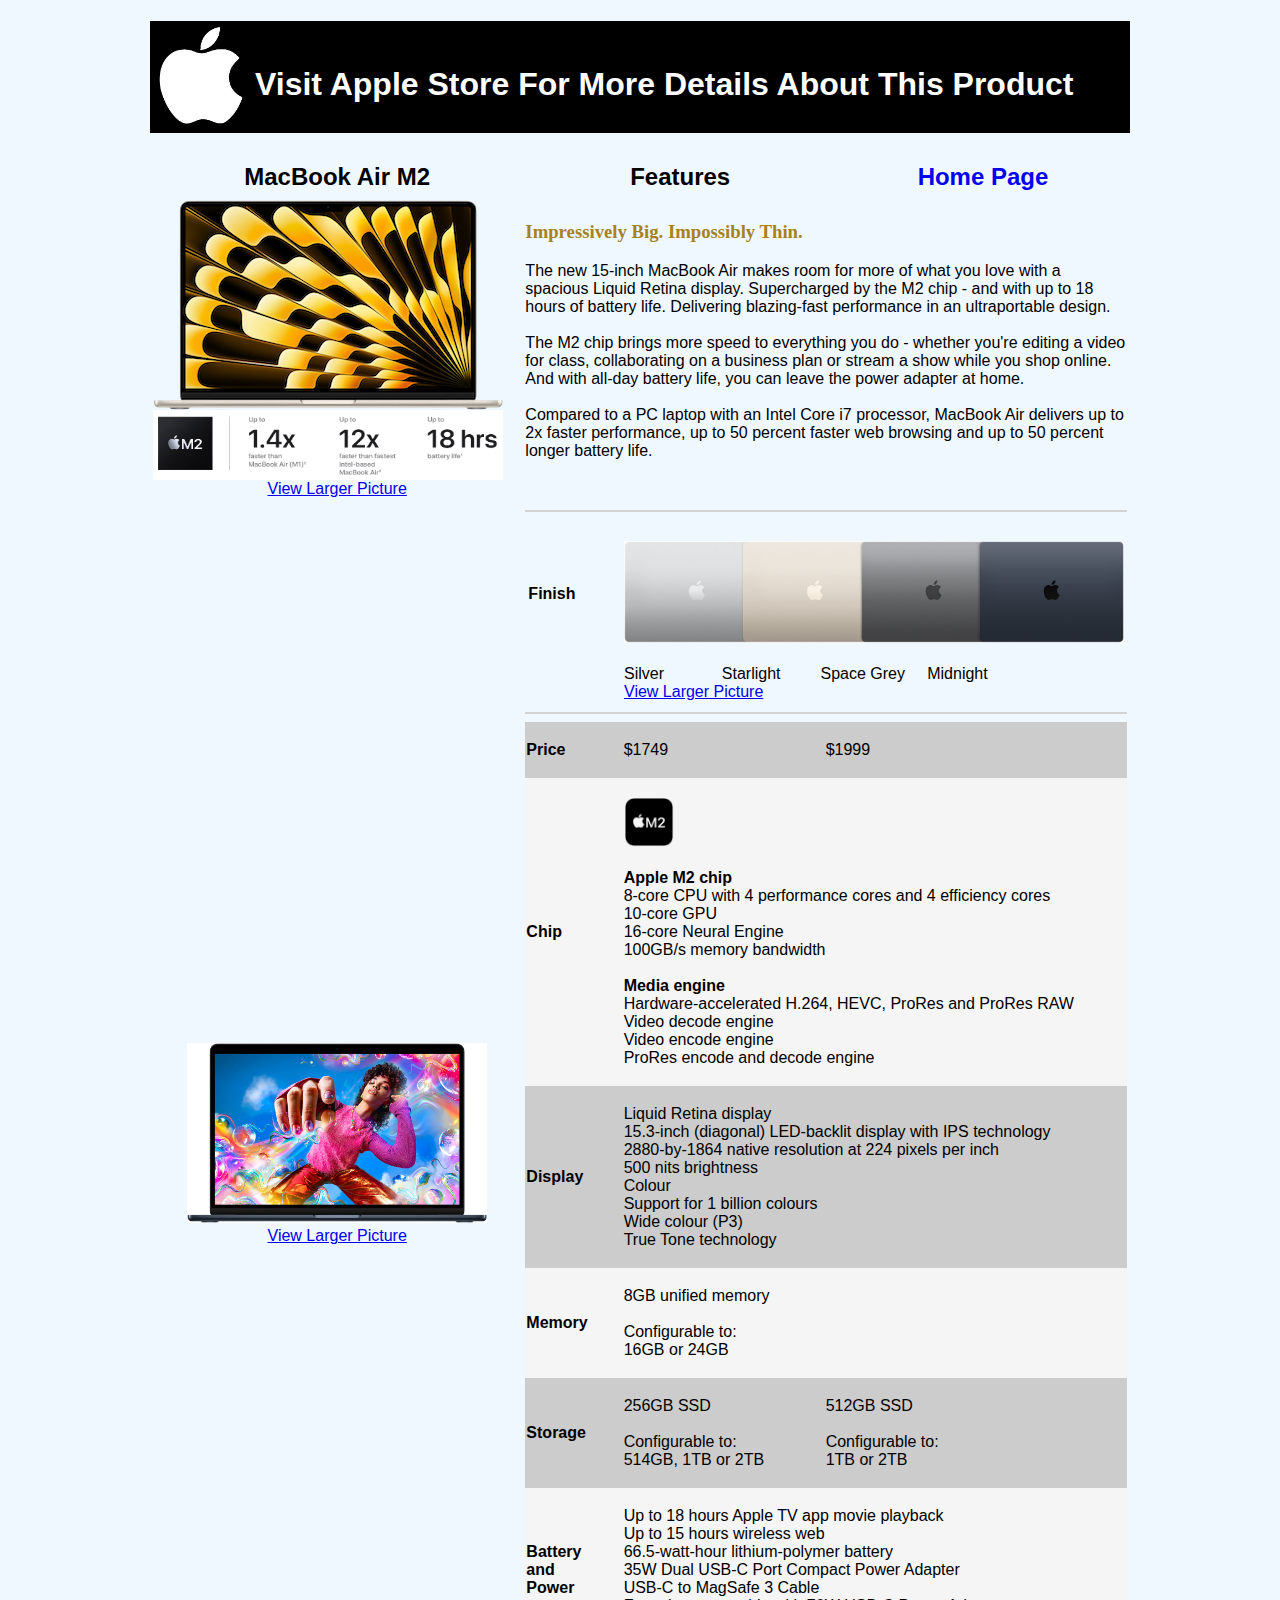
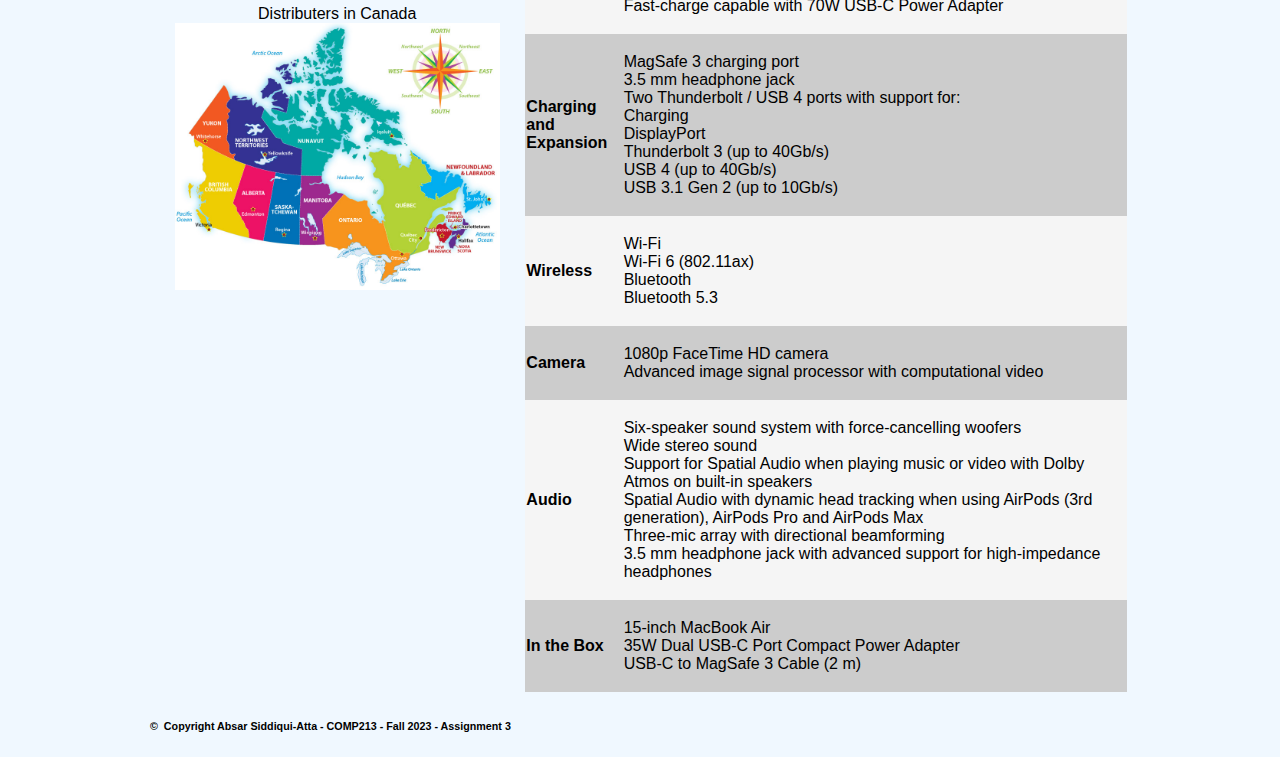
<file: Assignment3/assign3.html>
<!DOCTYPE html>
<html lang="en">
<head>
  <title>Absar Siddiqui-Atta - COMP213 - Assignment 3</title>
  <meta charset="utf-8">
  <link href="assign3style.css" rel="stylesheet" type="text/css">
</head>
<body>
<div id="allPage">
  <header><a style="text-decoration:none" href="https://www.apple.com/ca/macbook-air-13-and-15-m2" target="_blank"
      title="Click to view Apple Store">
      <img src="images/logo.png" alt="Apple Logo" height="113" width="105" style="float:left">
      <h1>Visit Apple Store For More Details About This Product</h1>
    </a>
  </header>
  <table>
    <tr>
      <th>MacBook Air M2</th>
      <th>Features</th>
      <th><a style="text-decoration: none;" href="../index.html">Home Page</a></th>
    <tr>
      <td style="width: 420px; height: 136px;" class="center">
        <img alt="Macbook picture" height="210" src="images/macbook_image.png" width="350" style="float:inline-start">
        <img alt="Macbook specs picture" height="70" src="images/specs.png" width="350" style="float:left">
          <a href="details.html">View Larger Picture</a>
      </td>
      <td colspan="2">
        <h3>Impressively Big. Impossibly Thin.</h3>
        The new 15-inch MacBook Air makes room for more of what you love with a spacious
        Liquid Retina display. Supercharged by the M2 chip - and with up to 18
        hours of battery life. Delivering blazing-fast performance in an
        ultraportable design.<br><br>The M2 chip brings more speed to everything
        you do - whether you're editing a video for class, collaborating on a
        business plan or stream a show while you shop online. And with all-day
        battery life, you can leave the power adapter at home.<br><br>Compared
        to a PC laptop with an Intel Core i7 processor, MacBook Air delivers up
        to 2x faster performance, up to 50 percent faster web browsing and up to
        50 percent longer battery life. <br><br><br>
      </td>
    </tr>
    <tr>
      <td style="width: 421px; height: 275px;" class="center">
        <br><br><br><br><br><br><br><br>
        <img alt="Macbook display picture" height="180" src="images/macbook_display.jpeg" width="300"><br>
        <a href="details.html">View Larger Picture</a>
        <br><br><br><br><br><br><br><br><br><br><br><br><br><br><br><br><br><br>
        <br><br><br>Distributers in Canada<br>
        <img alt="Map of Canada" height="267" src="images/map.jpg" width="325"><br>
      </td>
      <td style="width: 697px; height: 275px" colspan="2">
        <hr style="border-style:solid; border-color: lightgray; border-width:1px;">
        <table>
          <tr>
            <td style="width: 107px"><strong>Finish<br>
                <br><br></strong></td>
            <td>
              <br><img alt="Macbook Color Picture" src="images/macbook_colors.jpeg" width="500"><br>
              <br>Silver&nbsp;&nbsp;&nbsp;&nbsp;&nbsp;&nbsp;&nbsp;&nbsp;&nbsp;&nbsp;&nbsp;&nbsp;
              Starlight&nbsp;&nbsp;&nbsp;&nbsp;&nbsp;&nbsp;&nbsp;&nbsp;
              Space Grey&nbsp;&nbsp;&nbsp;&nbsp;&nbsp;Midnight<br>
              <a href="details.html">View Larger Picture</a>
            </td>
          </tr>
        </table>
        <hr style="border-style:solid; border-color: lightgray; border-width:1px;">
        <table class="border">
          <tr class="oddrow">
            <td><strong><br>Price<br><br></strong></td>
            <td style="width: 200px"><br>$1749<br><br></td>
            <td><br>$1999<br><br></td>
          </tr>
          <tr class="evenrow">
            <td><strong>Chip</strong>
            </td>
            <td style="height: 23px" colspan="2"><br>
              <img alt="M2 logo picture" height="50" src="images/m2_logo.png" width="50"><br>
              <br><strong>Apple M2 chip</strong><br>8-core CPU with 4
              performance cores and 4 efficiency cores<br>10-core GPU<br>16-core Neural Engine<br>100GB/s memory
              bandwidth<br>
              <br><strong>Media
                engine</strong><br>Hardware-accelerated H.264, HEVC, ProRes and ProRes
              RAW<br>Video decode engine<br>Video encode engine<br>ProRes
              encode and decode engine<br><br>
            </td>
          </tr>
          <tr class="oddrow">
            <td><strong>Display</strong></td>
            <td style="height: 23px" colspan="2"><br>Liquid Retina display<br>
              15.3-inch (diagonal) LED-backlit display with IPS technology<br>
              2880-by-1864 native resolution at 224 pixels per inch<br>500
              nits brightness<br>Colour<br>Support for 1 billion colours<br>
              Wide colour (P3)<br>True Tone technology<br><br></td>
          </tr>
          <tr class="evenrow">
            <td><strong>Memory</strong></td>
            <td style="height: 23px" colspan="2"><br>8GB unified memory<br><br>
              Configurable to:<br>16GB or 24GB<br><br></td>
          </tr>
          <tr class="oddrow">
            <td><strong>Storage</strong></td>
            <td><br>256GB SSD<br><br>
              Configurable to:<br>514GB, 1TB or 2TB<br><br></td>
            <td style="height: 23px"><br>512GB SSD<br><br>Configurable to:<br>
              1TB or 2TB<br><br></td>
          </tr>
          <tr class="evenrow">
            <td><strong><br>Battery<br>and<br>Power</strong></td>
            <td style="height: 23px" colspan="2"><br>Up to 18 hours Apple TV app
              movie playback<br>Up to 15 hours wireless web<br>66.5-watt-hour
              lithium-polymer battery<br>35W Dual USB-C Port Compact Power
              Adapter<br>USB-C to MagSafe 3 Cable<br>Fast-charge capable with
              70W USB-C Power Adapter<br><br></td>
          </tr>
          <tr class="oddrow">
            <td><strong>Charging<br>and Expansion</strong></td>
            <td style="height: 23px" colspan="2"><br>MagSafe 3 charging port<br>
              3.5 mm headphone jack<br>Two Thunderbolt / USB 4 ports with
              support for:<br>Charging<br>DisplayPort<br>Thunderbolt 3 (up to
              40Gb/s)<br>USB 4 (up to 40Gb/s)<br>USB 3.1 Gen 2 (up to 10Gb/s)<br><br></td>
          </tr>
          <tr class="evenrow">
            <td><strong>Wireless</strong></td>
            <td style="height: 23px" colspan="2"><br>Wi-Fi<br>Wi-Fi 6
              (802.11ax)<br>Bluetooth<br>Bluetooth 5.3<br><br></td>
          </tr>
          <tr class="oddrow">
            <td><strong>Camera</strong></td>
            <td style="height: 23px" colspan="2"><br>1080p FaceTime HD
              camera<br>Advanced image signal processor with computational
              video<br><br></td>
          </tr>
          <tr class="evenrow">
            <td><strong>Audio</strong></td>
            <td style="height: 23px" colspan="2"><br>Six-speaker sound
              system with force-cancelling woofers<br>Wide stereo sound<br>
              Support for Spatial Audio when playing music or video with Dolby
              Atmos on built-in speakers<br>Spatial Audio with dynamic head
              tracking when using AirPods (3rd generation), AirPods Pro and
              AirPods Max<br>Three-mic array with directional beamforming<br>
              3.5 mm headphone jack with advanced support for high-impedance headphones<br><br></td>
          </tr>
          <tr class="oddrow">
            <td><strong>In the Box</strong></td>
            <td style="height: 23px" colspan="2"><br>15-inch MacBook Air<br>35W
              Dual USB-C Port Compact Power Adapter<br>USB-C to MagSafe 3
              Cable (2 m)<br><br></td>
          </tr>
        </table>
      </td>
    </tr>
  </table>
  <h6>&copy;&nbsp; Copyright Absar Siddiqui-Atta - COMP213 - Fall 2023 - Assignment 3</h6>
  <footer>
  </footer>
</div>
</body>
</html>
</file>
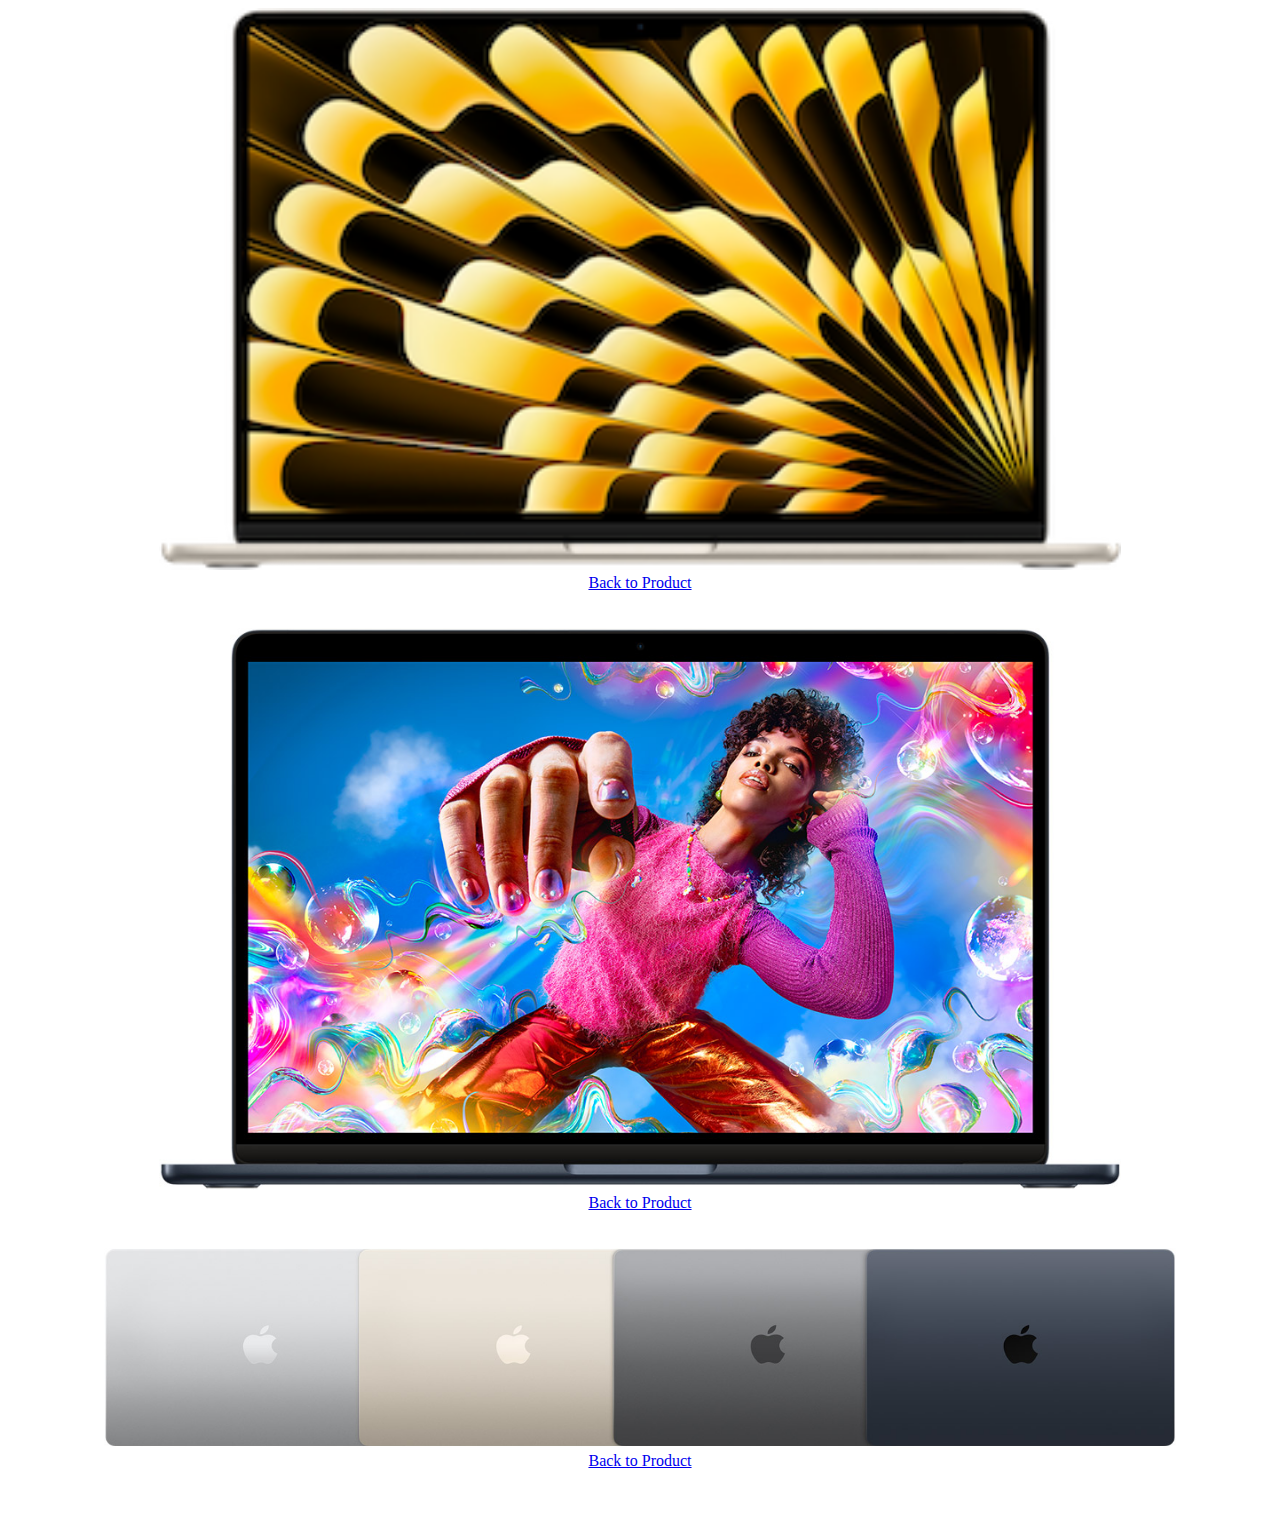
<file: Assignment3/details.html>
﻿<!DOCTYPE html>
<html lang="en">

<head>
	<title>Assignment 3 - MacBook Details Page</title>
	<meta charset="utf-8">
</head>
<body style="text-align: center;">
	<div class="auto-style1">
	<img src="images/macbook_image.png" height="562" width="962" alt="MacBook Picture"><br>
	<a href="Assign3.html">Back to Product</a><br><br><br>
	
	<img src="images/macbook_display.jpeg" height="562" width="962" alt="MacBook Display Picture"><br>
	<a href="Assign3.html">Back to Product</a><br><br><br>
	
	<img src="images/macbook_colors.jpeg" height="200" width="1072" alt="MacBook Color Pictures"><br>
	<a href="Assign3.html">Back to Product</a><br><br><br>
	</div>
</body>
</html>
</file>
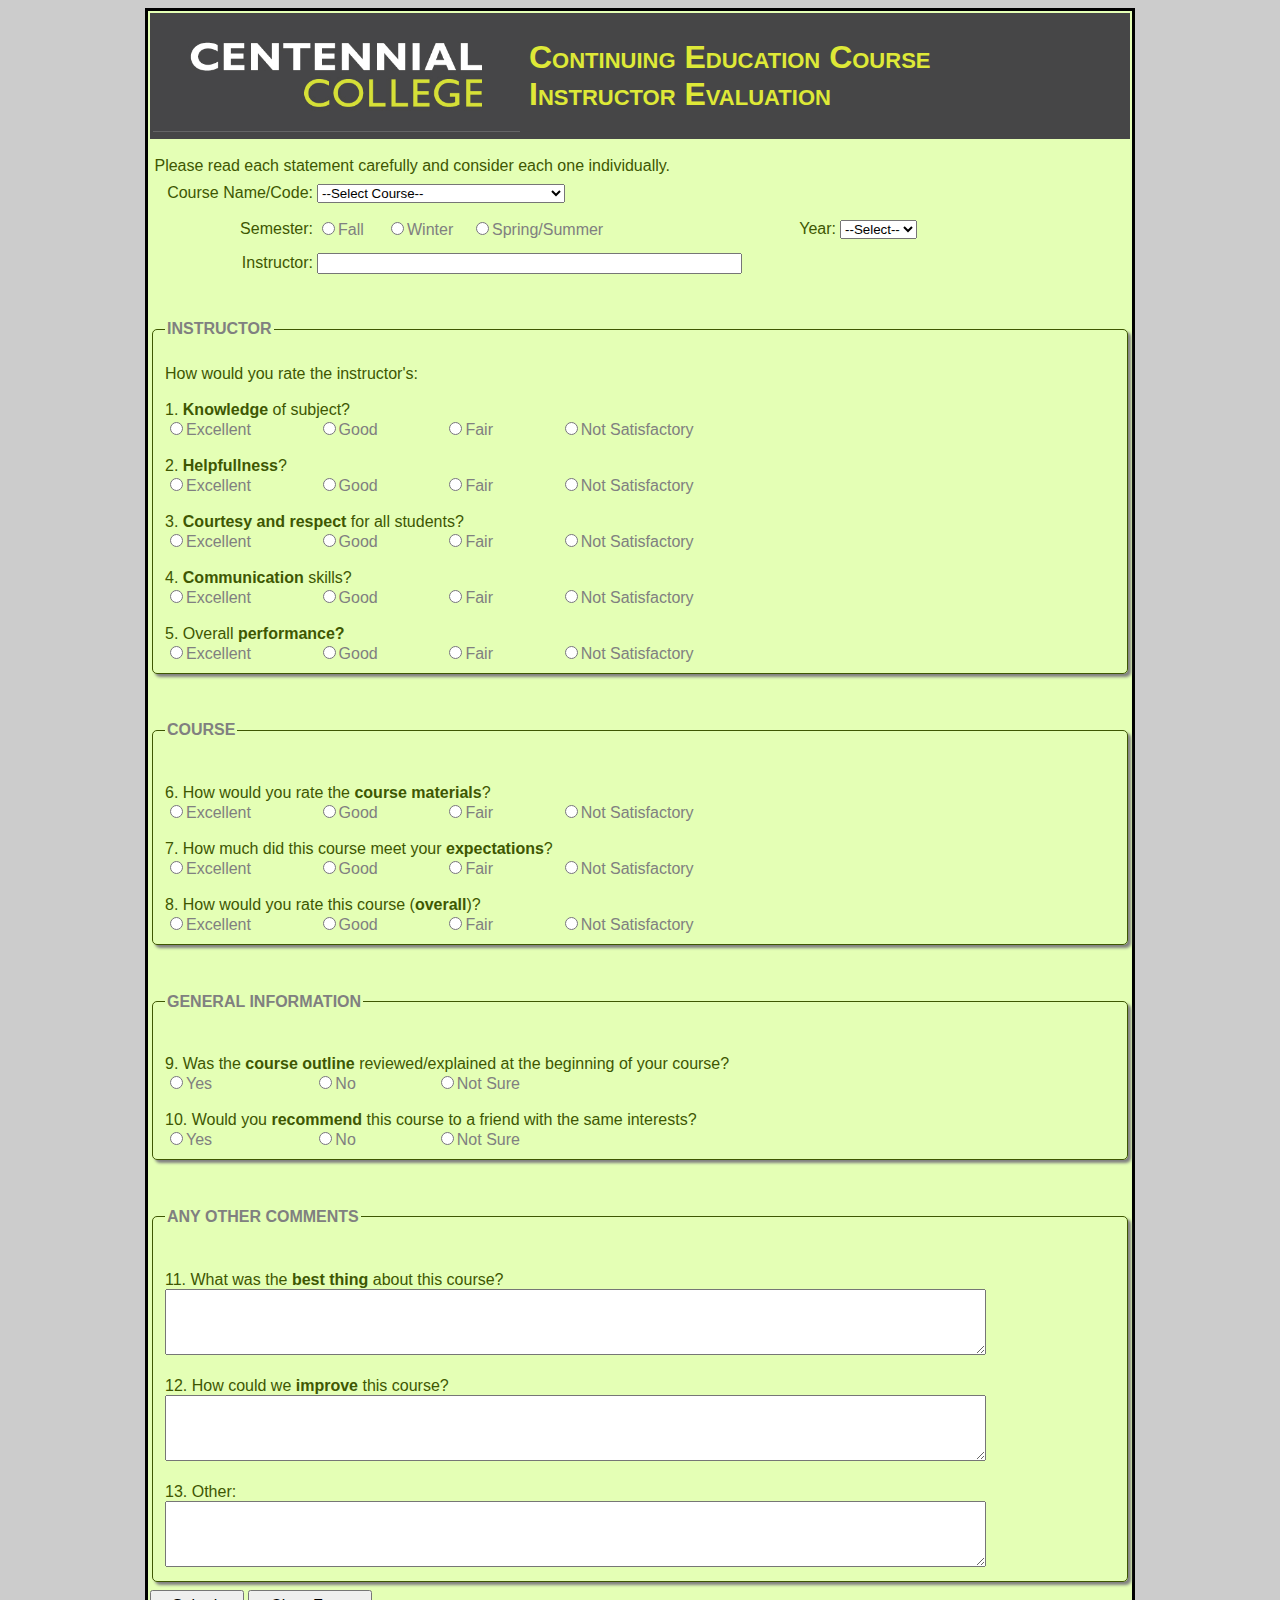
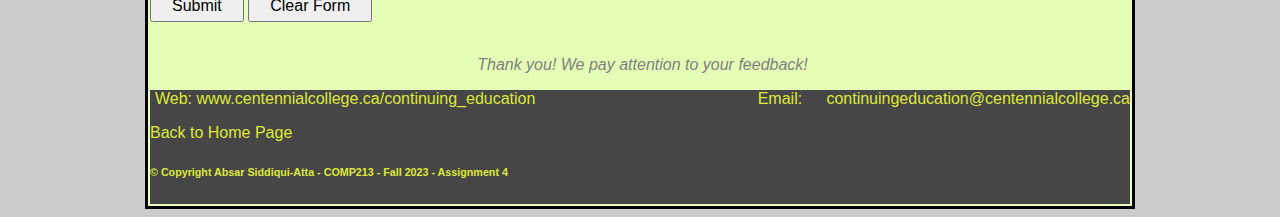
<file: Assignment4/assign4.html>
<!DOCTYPE html>
<html lang="en">

<head>
  <meta content="text/html; charset=utf-8" http-equiv="Content-Type">
  <title>Absar Siddiqui-Atta - COMP213 - Assignment 4</title>
  <meta content="webdesign, COMP213" name="keywords">
  <meta content="Form for Assignment #4" name="description">
  <link href="assign4style.css" rel="stylesheet" type="text/css">
</head>

<body>
  <div id="allPage">
    <header>
      <table style="width: 100%">
        <tr>
          <td style="width: 310px">
            <a href="https://www.centennialcollege.ca/">
              <img src="Images/centennialLogo.jpg" width="367" height="116" alt="Centennial College Logo"></a>
          </td>
          <td>
            <h1>Continuing Education Course<br>
              Instructor Evaluation</h1>
          </td>
        </tr>
      </table>
    </header>
    <br>&nbsp;<label>Please read each statement carefully and consider each one individually.</label>
    <form action="mailto:asidd113@my.centennialcollege.ca" method="post">
      <table style="width:100%">
        <tr>
          <td style="height: 30px; width: 160px;" class="fieldLabel">Course Name/Code:</td>
          <td style="height: 30px">
            <select name="select-courses" size="1" tabindex="1">
              <option>--Select Course--</option>
              <option value="COMP100">COMP100 - Programming I</option>
              <option value="COMP125">COMP125 - Client Side Development</option>
              <option value="COMP213">COMP213 - Web Interface Design</option>
              <option value="COMP225">COMP225 - Systems I</option>
              <option value="COMP229">COMP229 - Server Side Development</option>
              <option value="COMP397">COMP397 - Web Game Programming</option>
            </select>
          </td>
        </tr>
      </table>
      <table style="width: 100%">
        <tr>
          <td style="height: 30px; width: 160px" class="fieldLabel">Semester:</td>
          <td style="height: 30px; width:350px">
            <input name="optSemester" tabindex="3" type="radio" value="F">Fall&nbsp;&nbsp;&nbsp;&nbsp;
            <input name="optSemester" tabindex="5" type="radio" value="W">Winter&nbsp;&nbsp;&nbsp;
            <input name="optSemester" tabindex="7" type="radio" value="S">Spring/Summer
          </td>
          <td style="height: 30px; width:90px" class="fieldLabel">Year:</td>
          <td style="height: 30px">
            <select name="select-year" tabindex="9">
              <option>--Select--</option>
              <option>2023</option>
              <option>2022</option>
              <option>2021</option>
              <option>2020</option>
            </select>
          </td>
        </tr>
        <tr>
          <td style="height:30px; width:160px;" class="fieldLabel">Instructor:</td>
          <td style="height:30px; width:350px">
            <input name="txtInstructorName" size="50" type="text" tabindex="11">
          </td>
          <td style="height:30px; width:90px;" class="fieldLabel"></td>
          <td style="height:30px">&nbsp;</td>
        </tr>
      </table>
      <br>
      <fieldset>
        <legend>
          <h4>INSTRUCTOR</h4>
        </legend>
        <label>How would you rate the instructor's:</label><br><br>
        <label>1. <strong>Knowledge</strong> of subject?</label>
        <br><input name="optKnow" tabindex="13" type="radio" value="E">Excellent
        &nbsp;&nbsp;&nbsp;&nbsp;&nbsp;&nbsp;&nbsp;&nbsp;&nbsp;&nbsp;&nbsp;&nbsp;&nbsp;
        <input name="optKnow" tabindex="15" type="radio" value="G">Good
        &nbsp;&nbsp;&nbsp;&nbsp;&nbsp;&nbsp;&nbsp;&nbsp;&nbsp;&nbsp;&nbsp;&nbsp;&nbsp;
        <input name="optKnow" tabindex="17" type="radio" value="F">Fair
        &nbsp;&nbsp;&nbsp;&nbsp;&nbsp;&nbsp;&nbsp;&nbsp;&nbsp;&nbsp;&nbsp;&nbsp;&nbsp;
        <input name="optKnow" tabindex="19" type="radio" value="N">Not Satisfactory
        <br><br><label>2. <strong>Helpfullness</strong>?</label>
        <br><input name="optHelp" tabindex="21" type="radio" value="E">Excellent
        &nbsp;&nbsp;&nbsp;&nbsp;&nbsp;&nbsp;&nbsp;&nbsp;&nbsp;&nbsp;&nbsp;&nbsp;&nbsp;
        <input name="optHelp" tabindex="23" type="radio" value="G">Good
        &nbsp;&nbsp;&nbsp;&nbsp;&nbsp;&nbsp;&nbsp;&nbsp;&nbsp;&nbsp;&nbsp;&nbsp;&nbsp;
        <input name="optHelp" tabindex="25" type="radio" value="F">Fair
        &nbsp;&nbsp;&nbsp;&nbsp;&nbsp;&nbsp;&nbsp;&nbsp;&nbsp;&nbsp;&nbsp;&nbsp;&nbsp;
        <input name="optHelp" tabindex="27" type="radio" value="N">Not Satisfactory
        <br><br><label>3. <strong>Courtesy and respect</strong> for all students?</label>
        <br><input name="optCourt" tabindex="29" type="radio" value="E">Excellent
        &nbsp;&nbsp;&nbsp;&nbsp;&nbsp;&nbsp;&nbsp;&nbsp;&nbsp;&nbsp;&nbsp;&nbsp;&nbsp;
        <input name="optCourt" tabindex="31" type="radio" value="G">Good
        &nbsp;&nbsp;&nbsp;&nbsp;&nbsp;&nbsp;&nbsp;&nbsp;&nbsp;&nbsp;&nbsp;&nbsp;&nbsp;
        <input name="optCourt" tabindex="33" type="radio" value="F">Fair
        &nbsp;&nbsp;&nbsp;&nbsp;&nbsp;&nbsp;&nbsp;&nbsp;&nbsp;&nbsp;&nbsp;&nbsp;&nbsp;
        <input name="optCourt" tabindex="35" type="radio" value="N">Not Satisfactory
        <br><br><label>4. <strong>Communication</strong> skills?</label>
        <br><input name="optComm" tabindex="37" type="radio" value="E">Excellent
        &nbsp;&nbsp;&nbsp;&nbsp;&nbsp;&nbsp;&nbsp;&nbsp;&nbsp;&nbsp;&nbsp;&nbsp;&nbsp;
        <input name="optComm" tabindex="39" type="radio" value="G">Good
        &nbsp;&nbsp;&nbsp;&nbsp;&nbsp;&nbsp;&nbsp;&nbsp;&nbsp;&nbsp;&nbsp;&nbsp;&nbsp;
        <input name="optComm" tabindex="41" type="radio" value="F">Fair
        &nbsp;&nbsp;&nbsp;&nbsp;&nbsp;&nbsp;&nbsp;&nbsp;&nbsp;&nbsp;&nbsp;&nbsp;&nbsp;
        <input name="optComm" tabindex="43" type="radio" value="N">Not Satisfactory
        <br><br><label>5. Overall <strong>performance?</strong></label>
        <br><input name="optPerf" tabindex="45" type="radio" value="E">Excellent
        &nbsp;&nbsp;&nbsp;&nbsp;&nbsp;&nbsp;&nbsp;&nbsp;&nbsp;&nbsp;&nbsp;&nbsp;&nbsp;
        <input name="optPerf" tabindex="47" type="radio" value="G">Good
        &nbsp;&nbsp;&nbsp;&nbsp;&nbsp;&nbsp;&nbsp;&nbsp;&nbsp;&nbsp;&nbsp;&nbsp;&nbsp;
        <input name="optPerf" tabindex="49" type="radio" value="F">Fair
        &nbsp;&nbsp;&nbsp;&nbsp;&nbsp;&nbsp;&nbsp;&nbsp;&nbsp;&nbsp;&nbsp;&nbsp;&nbsp;
        <input name="optPerf" tabindex="51" type="radio" value="N">Not Satisfactory
      </fieldset><br>
      <fieldset>
        <legend>
          <h4>COURSE</h4>
        </legend>
        <br><label>6. How would you rate the <strong>course materials</strong>?</label>
        <br><input name="optMat" tabindex="53" type="radio" value="E">Excellent
        &nbsp;&nbsp;&nbsp;&nbsp;&nbsp;&nbsp;&nbsp;&nbsp;&nbsp;&nbsp;&nbsp;&nbsp;&nbsp;
        <input name="optMat" tabindex="55" type="radio" value="G">Good
        &nbsp;&nbsp;&nbsp;&nbsp;&nbsp;&nbsp;&nbsp;&nbsp;&nbsp;&nbsp;&nbsp;&nbsp;&nbsp;
        <input name="optMat" tabindex="57" type="radio" value="F">Fair
        &nbsp;&nbsp;&nbsp;&nbsp;&nbsp;&nbsp;&nbsp;&nbsp;&nbsp;&nbsp;&nbsp;&nbsp;&nbsp;
        <input name="optMat" tabindex="59" type="radio" value="N">Not Satisfactory
        <br><br><label>7. How much did this course meet your <strong>expectations</strong>?</label>
        <br><input name="optExp" tabindex="61" type="radio" value="E">Excellent
        &nbsp;&nbsp;&nbsp;&nbsp;&nbsp;&nbsp;&nbsp;&nbsp;&nbsp;&nbsp;&nbsp;&nbsp;&nbsp;
        <input name="optExp" tabindex="63" type="radio" value="G">Good
        &nbsp;&nbsp;&nbsp;&nbsp;&nbsp;&nbsp;&nbsp;&nbsp;&nbsp;&nbsp;&nbsp;&nbsp;&nbsp;
        <input name="optExp" tabindex="65" type="radio" value="F">Fair
        &nbsp;&nbsp;&nbsp;&nbsp;&nbsp;&nbsp;&nbsp;&nbsp;&nbsp;&nbsp;&nbsp;&nbsp;&nbsp;
        <input name="optExp" tabindex="67" type="radio" value="N">Not Satisfactory
        <br><br><label>8. How would you rate this course (<strong>overall</strong>)?</label>
        <br><input name="optOver" tabindex="69" type="radio" value="E">Excellent
        &nbsp;&nbsp;&nbsp;&nbsp;&nbsp;&nbsp;&nbsp;&nbsp;&nbsp;&nbsp;&nbsp;&nbsp;&nbsp;
        <input name="optOver" tabindex="71" type="radio" value="G">Good
        &nbsp;&nbsp;&nbsp;&nbsp;&nbsp;&nbsp;&nbsp;&nbsp;&nbsp;&nbsp;&nbsp;&nbsp;&nbsp;
        <input name="optOver" tabindex="73" type="radio" value="F">Fair
        &nbsp;&nbsp;&nbsp;&nbsp;&nbsp;&nbsp;&nbsp;&nbsp;&nbsp;&nbsp;&nbsp;&nbsp;&nbsp;
        <input name="optOver" tabindex="75" type="radio" value="N">Not Satisfactory
      </fieldset><br>
      <fieldset>
        <legend>
          <h4>GENERAL INFORMATION</h4>
        </legend>
        <br><label>9. Was the <strong>course outline</strong> reviewed/explained at the beginning of your
          course?</label>
        <br><input name="optOut" tabindex="77" type="radio" value="Y">Yes
        &nbsp;&nbsp;&nbsp;&nbsp;&nbsp;&nbsp;&nbsp;&nbsp;&nbsp;&nbsp;&nbsp;&nbsp;&nbsp;&nbsp;&nbsp;&nbsp;&nbsp;&nbsp;&nbsp;&nbsp;&nbsp;
        <input name="optOut" tabindex="79" type="radio" value="N">No
        &nbsp;&nbsp;&nbsp;&nbsp;&nbsp;&nbsp;&nbsp;&nbsp;&nbsp;&nbsp;&nbsp;&nbsp;&nbsp;&nbsp;&nbsp;&nbsp;
        <input name="optOut" tabindex="81" type="radio" value="NS">Not Sure
        <br><br><label>10. Would you <strong>recommend</strong> this course to a friend with the same interests?</label>
        <br><input name="optRec" tabindex="83" type="radio" value="Y">Yes
        &nbsp;&nbsp;&nbsp;&nbsp;&nbsp;&nbsp;&nbsp;&nbsp;&nbsp;&nbsp;&nbsp;&nbsp;&nbsp;&nbsp;&nbsp;&nbsp;&nbsp;&nbsp;&nbsp;&nbsp;&nbsp;
        <input name="optRec" tabindex="85" type="radio" value="N">No
        &nbsp;&nbsp;&nbsp;&nbsp;&nbsp;&nbsp;&nbsp;&nbsp;&nbsp;&nbsp;&nbsp;&nbsp;&nbsp;&nbsp;&nbsp;&nbsp;
        <input name="optRec" tabindex="87" type="radio" value="NS">Not Sure
      </fieldset><br>
      <fieldset>
        <legend>
          <h4>ANY OTHER COMMENTS</h4>
        </legend>
        <br><label>11. What was the <strong>best thing</strong> about this course?</label>
        <textarea cols="100" name="txtBestThing" rows="4" tabindex="89"></textarea>
        <br><br><label>12. How could we <strong>improve</strong> this course?</label>
        <textarea cols="100" name="txtImprove" rows="4" tabindex="91"></textarea>
        <br><br><label>13. Other:<br></label>
        <textarea cols="100" name="txtOther" rows="4" tabindex="93"></textarea>
      </fieldset>
      <label style="width: 125px; text-align: center;">
        <input id="btnSubmit" name="btnSubmit" tabindex="95" type="submit" value="Submit">
      </label>
      <input id="btnReset" name="btnReset" type="reset" value="Clear Form" tabindex="97">
      <br><br>
      <p style="font-style: italic; text-align: center;">Thank you! We pay attention to your feedback!</p>
      <footer>
        <p>
          Web:<a
            href="https://www.centennialcollege.ca/about-centennial/schools/school-of-engineering-technology-and-applied-science/">
            www.centennialcollege.ca/continuing_education</a>&nbsp;&nbsp;&nbsp;&nbsp;&nbsp;&nbsp;&nbsp;&nbsp;&nbsp;&nbsp;&nbsp;&nbsp;&nbsp;&nbsp;&nbsp;&nbsp;&nbsp;&nbsp;&nbsp;&nbsp;&nbsp;&nbsp;&nbsp;&nbsp;&nbsp;&nbsp;&nbsp;&nbsp;&nbsp;&nbsp;&nbsp;&nbsp;&nbsp;&nbsp;&nbsp;&nbsp;&nbsp;&nbsp;&nbsp;&nbsp;
          &nbsp;&nbsp;&nbsp;&nbsp;&nbsp;&nbsp;&nbsp;&nbsp
          Email:<a style="float: right;"
            href=mailto:continuingeducation@centennialcollege.ca;>continuingeducation@centennialcollege.ca</a>
        </p>
        <a href="../index.html">Back to Home Page</a>
        <br>
        <p id="copyright">
        <h6>&copy;&nbsp;Copyright Absar Siddiqui-Atta - COMP213 - Fall 2023 - Assignment 4</h6>
      </footer>
    </form>
  </div>
</body>

</html>
</file>
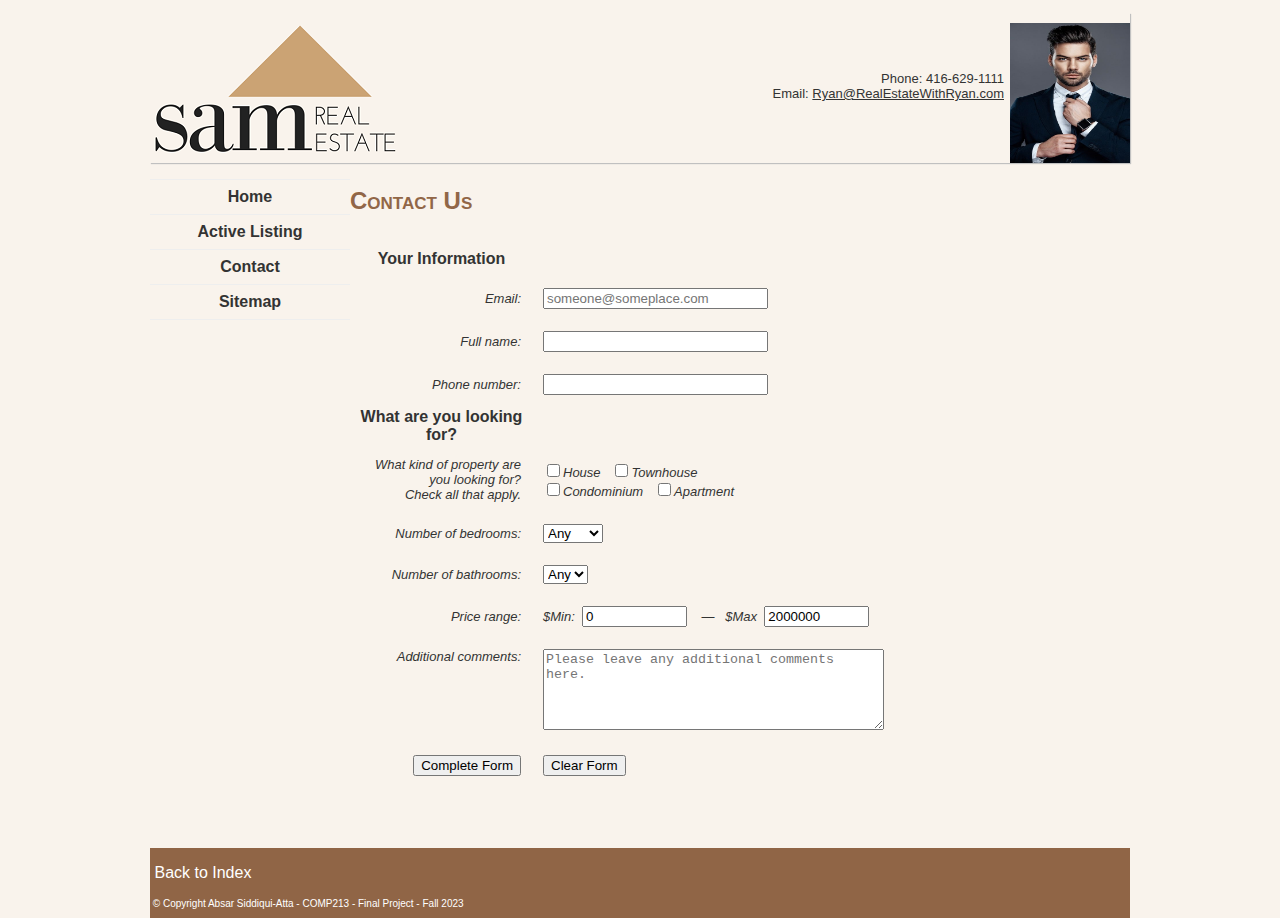
<file: Final_Project/Contact.html>
<!DOCTYPE html>
<html lang="en">

<head>
  <title>Property Listings</title>
  <meta content="text/html; charset=utf-8" http-equiv="Content-Type">
  <meta content="webdesign, COMP213" name="keywords">
  <meta content="Final Project" name="description">
  <link href="project.css" rel="stylesheet" type="text/css">
</head>

<body>
  <div style="width:980px; margin-left:auto; margin-right:auto;">
    <div id="allPage">
      <div id="header" style="position: absolute; left: 0px; top: 0px; width: 980px; height: 150px; z-index: 1">
        <a href="Home.html">
          <img id="photoHeader" alt="Real Estate Agent" height="140" src="images/agent.jpeg" width="120"
            class="auto-style2"></a>
        <br>
        <br>
        <br>
        <ul style="list-style-type: none;">
          <li>Phone: 416-629-1111</li>
          <li>Email: <a href="mailto:asidd113@my.centennialcollege.ca">Ryan@RealEstateWithRyan.com</a></li>
        </ul>
        <p>&nbsp;</p>
      </div>
      <div id="nav" style="position: absolute; left: 0px; top: 150px; width: 200px; height: 630px;">
        <nav>
          <ul>
            <li id="page"><a href="Home.html">Home</a></li>
            <li><a href="Listings.html">Active Listing</a></li>
            <li><a href="Contact.html">Contact</a></li>
            <li><a href="SiteMap.html">Sitemap</a></li>
          </ul>
        </nav>
      </div>
      <div id="content" style="position: absolute; left: 200px; top: 150px; width: 780px; height: 630px; z-index: 3">
        <h3>Contact Us</h3>
        <form action="mailto:asidd113@my.centennialcollege.ca" method="post">
          <table style="width: 70%">
            <tr>
              <th class="auto-style1"><span lang="en-ca">Your Information</span></th>
              <td>&nbsp;</td>
            </tr>
            <tr>
              <td class="FloatRightTable"><span class="label" lang="en-ca">Email:</span></td>
              <td>
                <input required="required" placeholder="someone@someplace.com" name="txtEmail" size="25" tabindex="1">
              </td>
            </tr>
            <tr>
              <td class="FloatRightTable"><span class="label" lang="en-ca">Full
                  name:</span></td>
              <td>
                <input name="txtName" size="25" tabindex="3" type="text">
              </td>
            </tr>
            <tr>
              <td class="FloatRightTable"><span class="label" lang="en-ca">Phone
                  number:</span></td>
              <td><input name="txtPhone" size="25" tabindex="5" type="text"></td>
            </tr>
            <tr>
              <th class="auto-style1"><span lang="en-ca">What are you looking for?</span></th>
              <td>&nbsp;</td>
            </tr>
            <tr>
              <td class="FloatRightTable"><span lang="en-ca">What kind of property
                  are you looking for? <br>Check all that apply.</span></td>
              <td><span lang="en-ca">
                  <input name="chkProperty1" tabindex="7" type="checkbox" value="House">House&nbsp;&nbsp;
                  <input name="chkProperty2" tabindex="9" type="checkbox" value="Town">Townhouse<br>
                  <input name="chkProperty3" tabindex="11" type="checkbox" value="Condo">Condominium&nbsp;&nbsp;
                  <input name="chkProperty" tabindex="13" type="checkbox" value="Apart">Apartment</span></td>
            </tr>
            <tr>
              <td class="FloatRightTable"><span lang="en-ca">Number of bedrooms:</span></td>
              <td><select name="selBedroom" size="1" tabindex="15">
                  <option>Any</option>
                  <option>Studio</option>
                  <option>1</option>
                  <option>2</option>
                  <option>3</option>
                  <option>4</option>
                  <option>5</option>
                  <option>6+</option>
                </select></td>
            </tr>
            <tr>
              <td class="FloatRightTable"><span lang="en-ca">Number of bathrooms:</span></td>
              <td><select name="selBathroom" size="1" tabindex="17">
                  <option>Any</option>
                  <option>1</option>
                  <option>2</option>
                  <option>3</option>
                  <option>4</option>
                  <option>5+</option>
                </select></td>
            </tr>
            <tr>
              <td class="FloatRightTable"><span lang="en-ca">Price range:</span></td>
              <td><span lang="en-ca">$Min:&nbsp; </span>
                <input name="txtMinPrice" size="10" tabindex="19" type="text" value="0"><span
                  lang="en-ca">&nbsp;&nbsp;&nbsp;
                  —&nbsp;&nbsp; $Max&nbsp; </span>
                <input name="txtMaxPrice" type="text" size="10" tabindex="21" value="2000000">
              </td>
            </tr>
            <tr>
              <td class="floatupright"><span lang="en-ca">Additional comments:</span></td>
              <td><textarea cols="40" name="txtComments" rows="5" tabindex="23"
                  placeholder="Please leave any additional comments here."></textarea></td>
            </tr>
            <tr>
              <td class="FloatRightTable">
                <input name="btnSubmit" tabindex="27" type="submit" value="Complete Form">
              </td>
              <td>
                <input name="btnReset" tabindex="30" type="reset" value="Clear Form">
              </td>
            </tr>
          </table>
        </form>
      </div>
      <div id="footer" style="position: absolute; left: 0px; top: 835px; width: 980px; height: 70px;">
        <p>&nbsp;<a href="../index.html">Back to Index</a></p>
        <p id="copyright">&nbsp;&copy;&nbsp;Copyright Absar Siddiqui-Atta - COMP213 - Final Project - Fall 2023</p>
      </div>
    </div>
  </div>

</body>

</html>
</file>
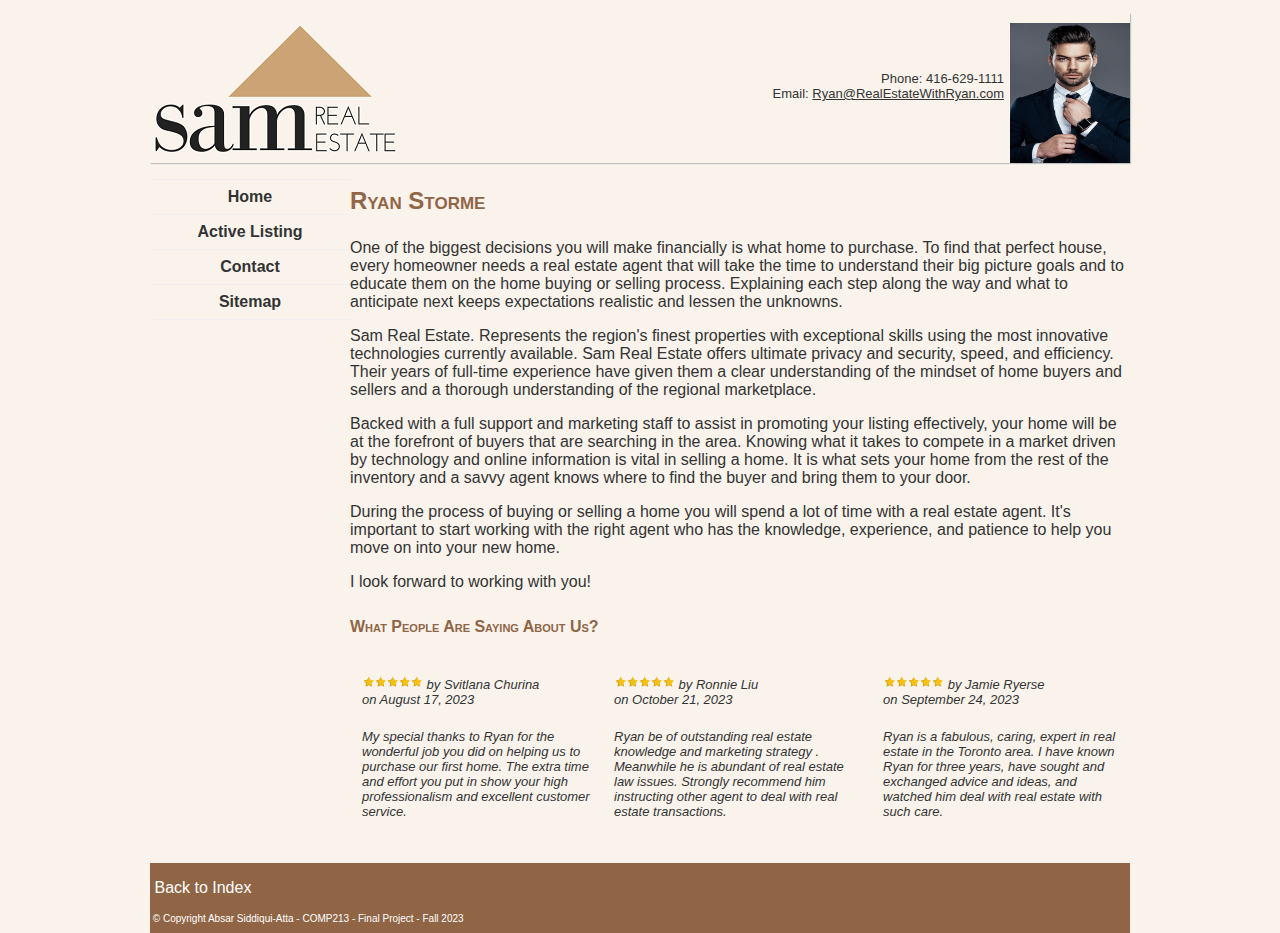
<file: Final_Project/Home.html>
<!DOCTYPE html>
<html lang="en">

<head>
  <title>Absar Siddiqui-Atta - COMP213 - Final Project</title>
  <meta content="text/html; charset=utf-8" http-equiv="Content-Type">
  <meta content="webdesign, COMP213" name="keywords">
  <meta content="Final Project" name="description">
  <link href="project.css" rel="stylesheet" type="text/css">
</head>

<body>
  <div style="width:980px; margin-left:auto; margin-right:auto;">
    <div id="allPage">
      <div id="header" style="position: absolute; left: 0px; top: 0px; width: 980px; height: 150px; z-index: 1">
        <a href="Home.html">
          <img id="photoHeader" alt="Real Estate Agent" height="140" src="images/agent.jpeg" width="120"
            class="auto-style2"></a>
        <br>
        <br>
        <br>
        <ul style="list-style-type: none;">
          <li>Phone: 416-629-1111</li>
          <li>Email: <a href="mailto:asidd113@my.centennialcollege.ca">Ryan@RealEstateWithRyan.com</a></li>
        </ul>
        <p>&nbsp;</p>
      </div>
      <div id="nav" style="position: absolute; left: 0px; top: 150px; width: 200px; height: 630px;">
        <nav>
          <ul>
            <li id="page"><a href="Home.html">Home</a></li>
            <li><a href="Listings.html">Active Listing</a></li>
            <li><a href="Contact.html">Contact</a></li>
            <li><a href="Sitemap.html">Sitemap</a></li>
          </ul>
        </nav>
      </div>
      <div id="content" style="position: absolute; left: 200px; top: 150px; width: 780px; height: 630px; z-index: 3">
        <h3>Ryan Storme</h3>
        <p>One of the biggest decisions you will make financially is what home to
          purchase. To find that perfect house, every homeowner needs a real estate
          agent that will take the time to understand their big picture goals and to
          educate them on the home buying or selling process. Explaining each step
          along the way and what to anticipate next keeps expectations realistic and
          lessen the unknowns. </p>
        <p>Sam Real Estate. Represents the region's finest properties with exceptional
          skills using the most innovative technologies currently available.
          Sam Real Estate offers ultimate privacy and security, speed, and efficiency.
          Their years of full-time experience have given them a clear understanding of
          the mindset of home buyers and sellers and a thorough understanding of the
          regional marketplace.
        </p>
        <p>Backed with a full support and marketing staff to assist in promoting
          your listing effectively, your home will be at the forefront of buyers that
          are searching in the area. Knowing what it takes to compete in a market
          driven by technology and online information is vital in selling a home. It
          is what sets your home from the rest of the inventory and a savvy agent
          knows where to find the buyer and bring them to your door.</p>
        <p>During the process of buying or selling a home you will spend a lot of
          time with a real estate agent. It's important to start working with the
          right agent who has the knowledge, experience, and patience to help you move
          on into your new home.</p>
        <p>I look forward to working with you!</p>
        <h5 style="font-size: medium;"><span class="center">What people are saying about us?</span></h5>
        <table class="reviews" style="width: 100%">
          <tr>
            <td style="width: 230px; height: 23px;">
              <img alt="five star  review" height="15" src="images/fivestars.png" width="61">
              by Svitlana Churina<br>on August 17, 2023
            </td>
            <td style="height: 23px">
              <img alt="five star  review" height="15" src="images/fivestars.png" width="61">
              by Ronnie Liu<br>on October 21, 2023
            </td>
            <td style="height: 23px">
              <img alt="five star review" height="15" src="images/fivestars.png" width="61">
              by Jamie Ryerse<br>on September 24, 2023
            </td>
          </tr>
          <tr>
            <td style="width: 230px">My special thanks to Ryan for the wonderful job you did on helping us to purchase
              our first home. The extra time and effort you put in show your high professionalism and excellent customer
              service.
            </td>
            <td>Ryan be of outstanding real estate knowledge and marketing strategy . Meanwhile he is abundant of real
              estate law issues. Strongly recommend him instructing other agent to deal with real estate transactions.
            </td>
            <td>Ryan is a fabulous, caring, expert in real estate in the Toronto
              area. I have known Ryan for three years, have sought and exchanged
              advice and ideas, and watched him deal with real estate with such
              care.</td>
          </tr>
        </table>
      </div>
      <div id="footer" style="position: absolute; left: 0px; top: 850px; width: 980px; height: 70px;">
        <p>&nbsp;<a href="../index.html">Back to Index</a></p>
        <p id="copyright">&nbsp;&copy;&nbsp;Copyright Absar Siddiqui-Atta - COMP213 - Final Project - Fall 2023</p>
      </div>
    </div>
  </div>
</body>

</html>
</file>
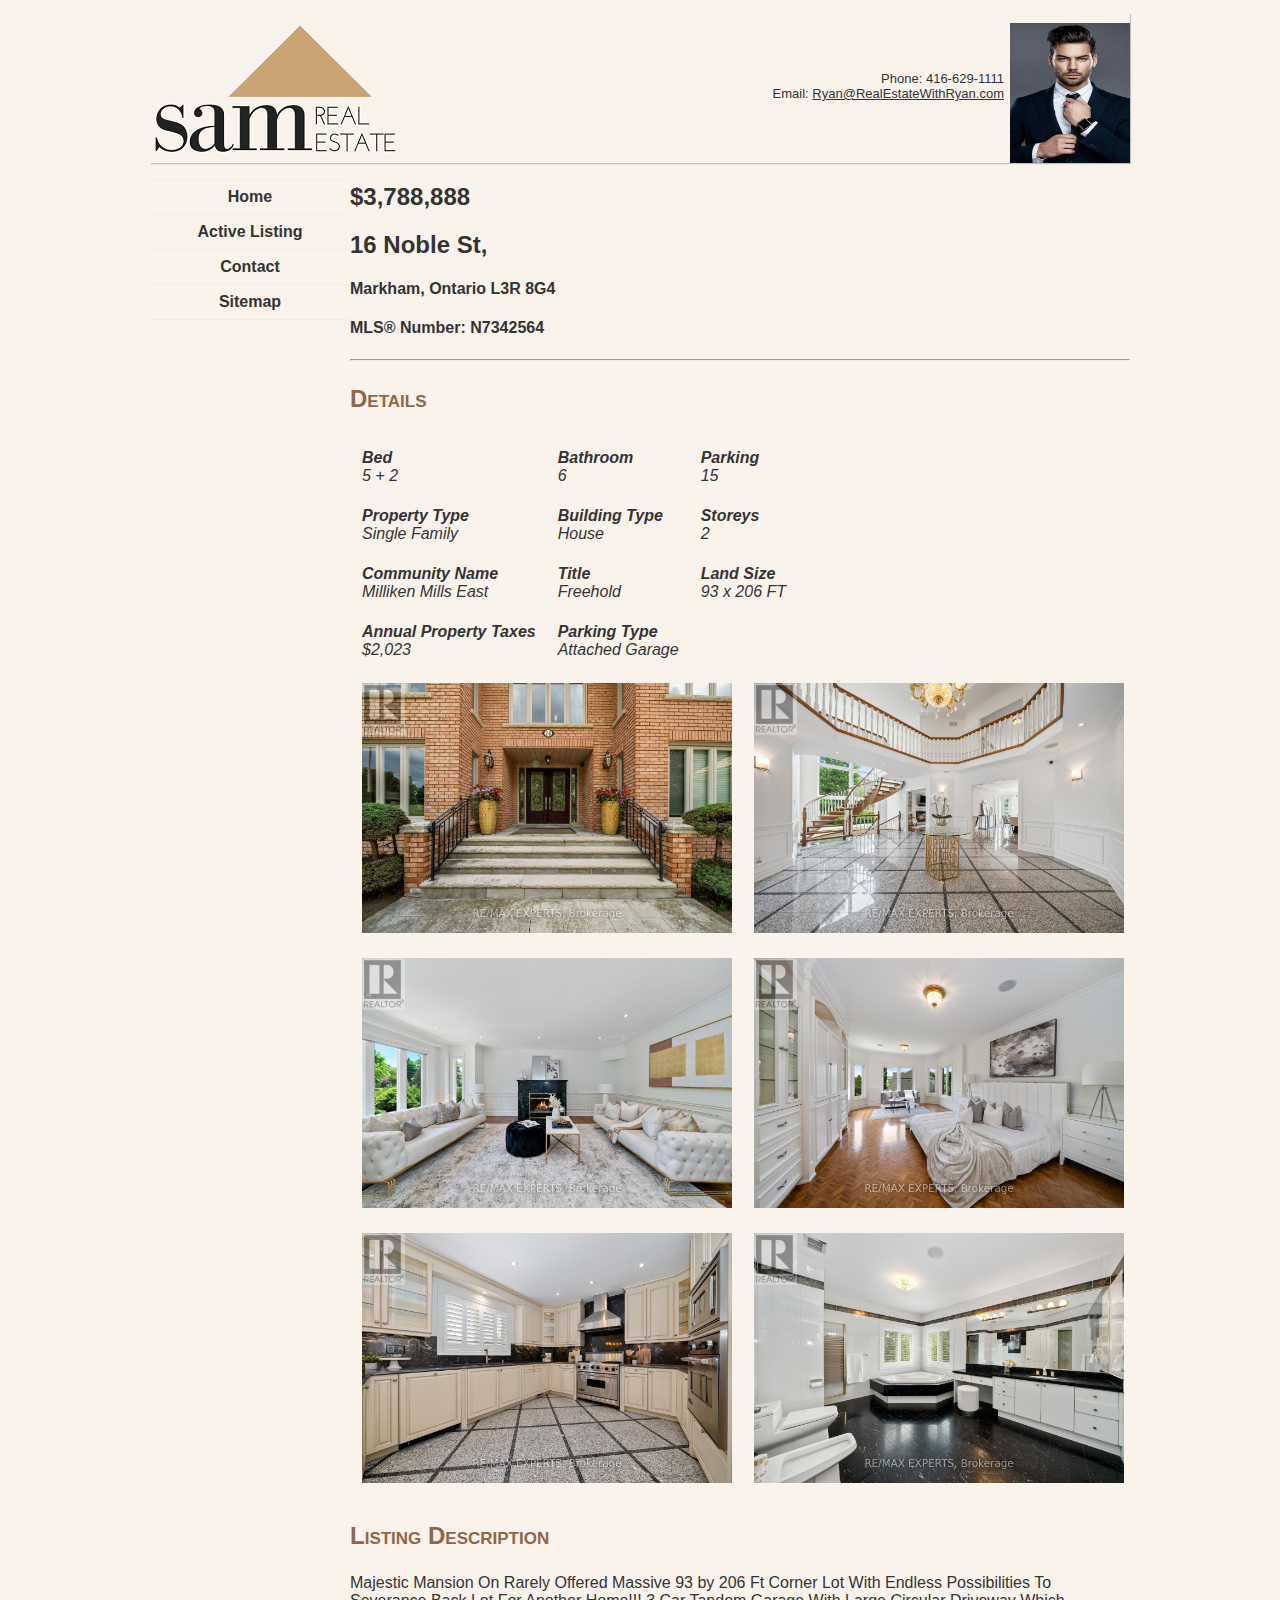
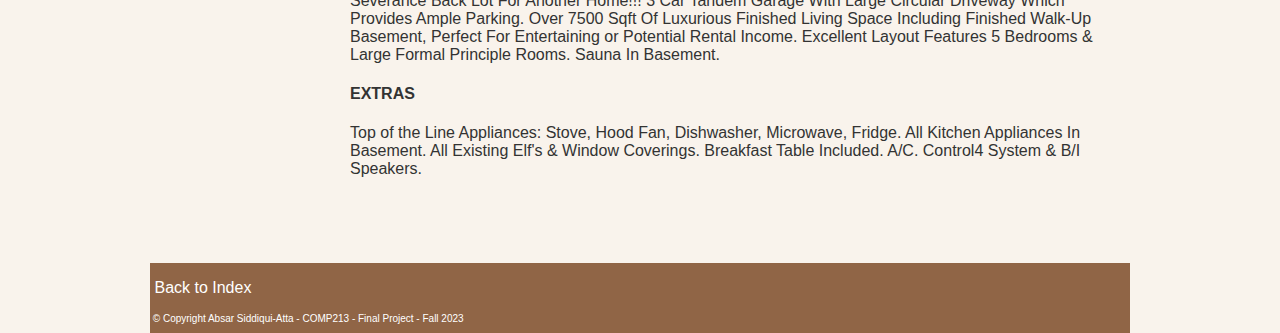
<file: Final_Project/house1.html>
<!DOCTYPE html>
<html lang="en">

<head>
  <title>Property Listings</title>
  <meta content="text/html; charset=utf-8" http-equiv="Content-Type">
  <meta content="webdesign, COMP213" name="keywords">
  <meta content="Final Project" name="description">
  <link href="project.css" rel="stylesheet" type="text/css">
</head>

<body>
  <div style="width:980px; margin-left:auto; margin-right:auto;">
    <div id="allPage">
      <div id="header" style="position: absolute; left: 0px; top: 0px; width: 980px; height: 150px; z-index: 1">
        <a href="Home.html">
          <img id="photoHeader" alt="Real Estate Agent" height="140" src="images/agent.jpeg" width="120"
            class="auto-style2"></a>
        <br>
        <br>
        <br>
        <ul style="list-style-type: none;">
          <li>Phone: 416-629-1111</li>
          <li>Email: <a href="mailto:asidd113@my.centennialcollege.ca">Ryan@RealEstateWithRyan.com</a></li>
        </ul>
        <p>&nbsp;</p>
      </div>
      <div id="nav" style="position: absolute; left: 0px; top: 150px; width: 200px; height: 630px;">
        <nav>
          <ul>
            <li id="page"><a href="Home.html">Home</a></li>
            <li><a href="Listings.html">Active Listing</a></li>
            <li><a href="Contact.html">Contact</a></li>
            <li><a href="SiteMap.html">Sitemap</a></li>
          </ul>
        </nav>
      </div>
      <div id="content" style="position: absolute; left: 200px; top: 150px; width: 780px; height: 630px; z-index: 3">
        <div class="column propertyDetails">
          <h2 class="price">$3,788,888</h2>
          <h2 class="address">16 Noble St,</h2>
          <h4 class="postal">Markham, Ontario L3R 8G4</h4>
          <h4 class="mls">MLS® Number: N7342564</h4>
          <hr>
          <h3>Details</h3>
          <div class="overflowTable">
            <table>
              <tr>
                <td style="font-size: medium;"><strong>Bed</strong><br>5 + 2</td>
                <td style="font-size: medium;"><strong>Bathroom</strong><br>6</td>
                <td style="font-size: medium;"><strong>Parking</strong><br>15</td>
              </tr>
              <tr>
                <td style="font-size: medium;"><strong>Property Type</strong><br>Single Family</td>
                <td style="font-size: medium;"><strong>Building Type</strong><br>House</td>
                <td style="font-size: medium;"><strong>Storeys</strong><br>2</td>
              </tr>
              <tr>
                <td style="font-size: medium;"><strong>Community Name</strong><br>Milliken Mills East</td>
                <td style="font-size: medium;"><strong>Title</strong><br>Freehold</td>
                <td style="font-size: medium;"><strong>Land Size</strong><br>93 x 206 FT</td>
              </tr>
              <tr>
                <td style="font-size: medium;"><strong>Annual Property Taxes</strong><br>$2,023</td>
                <td style="font-size: medium;"><strong>Parking Type</strong><br>Attached Garage</td>
                <td></td>
              </tr>
            </table>
          </div>
        </div>
        <table style="width: 100%;">
          <tr>
            <td><img src="images/house1_1.jpeg" alt="16 Noble St." height="250" width="370"></td>
            <td><img src="images/house1_2.jpeg" alt="16 Noble St." height="250" width="370"> </td>
          </tr>
          <tr>
            <td><img src="images/house1_3.jpeg" alt="16 Noble St." height="250" width="370"></td>
            <td><img src="images/house1_4.jpeg" alt="16 Noble St." height="250" width="370"></td>
          </tr>
          <tr>
            <td><img src="images/house1_5.jpeg" alt="16 Noble St." height="250" width="370"></td>
            <td><img src="images/house1_6.jpeg" alt="16 Noble St." height="250" width="370"></td>
          </tr>
        </table>
        <h3>Listing Description</h3> Majestic Mansion On Rarely Offered Massive 93 by 206 Ft Corner Lot With Endless
        Possibilities To Severance
        Back Lot For Another Home!!! 3 Car Tandem Garage With Large Circular Driveway Which Provides Ample Parking.
        Over 7500 Sqft Of Luxurious Finished Living Space Including Finished Walk-Up Basement, Perfect For
        Entertaining or Potential Rental Income. Excellent Layout Features 5 Bedrooms & Large Formal Principle Rooms.
        Sauna In Basement.<br>
        <h4>EXTRAS</h4> Top of the Line Appliances: Stove, Hood Fan, Dishwasher, Microwave, Fridge.
        All Kitchen Appliances In Basement. All Existing Elf's & Window Coverings. Breakfast Table Included. A/C.
        Control4 System & B/I Speakers.
      </div>
      <div id="footer" style="position: absolute; left: 0px; top: 1850px; width: 980px; height: 70px;">
        <p>&nbsp;<a href="../index.html">Back to Index</a></p>
        <p id="copyright">&nbsp;&copy;&nbsp;Copyright Absar Siddiqui-Atta - COMP213 - Final Project - Fall 2023</p>
      </div>
    </div>
  </div>
</body>

</html>
</file>
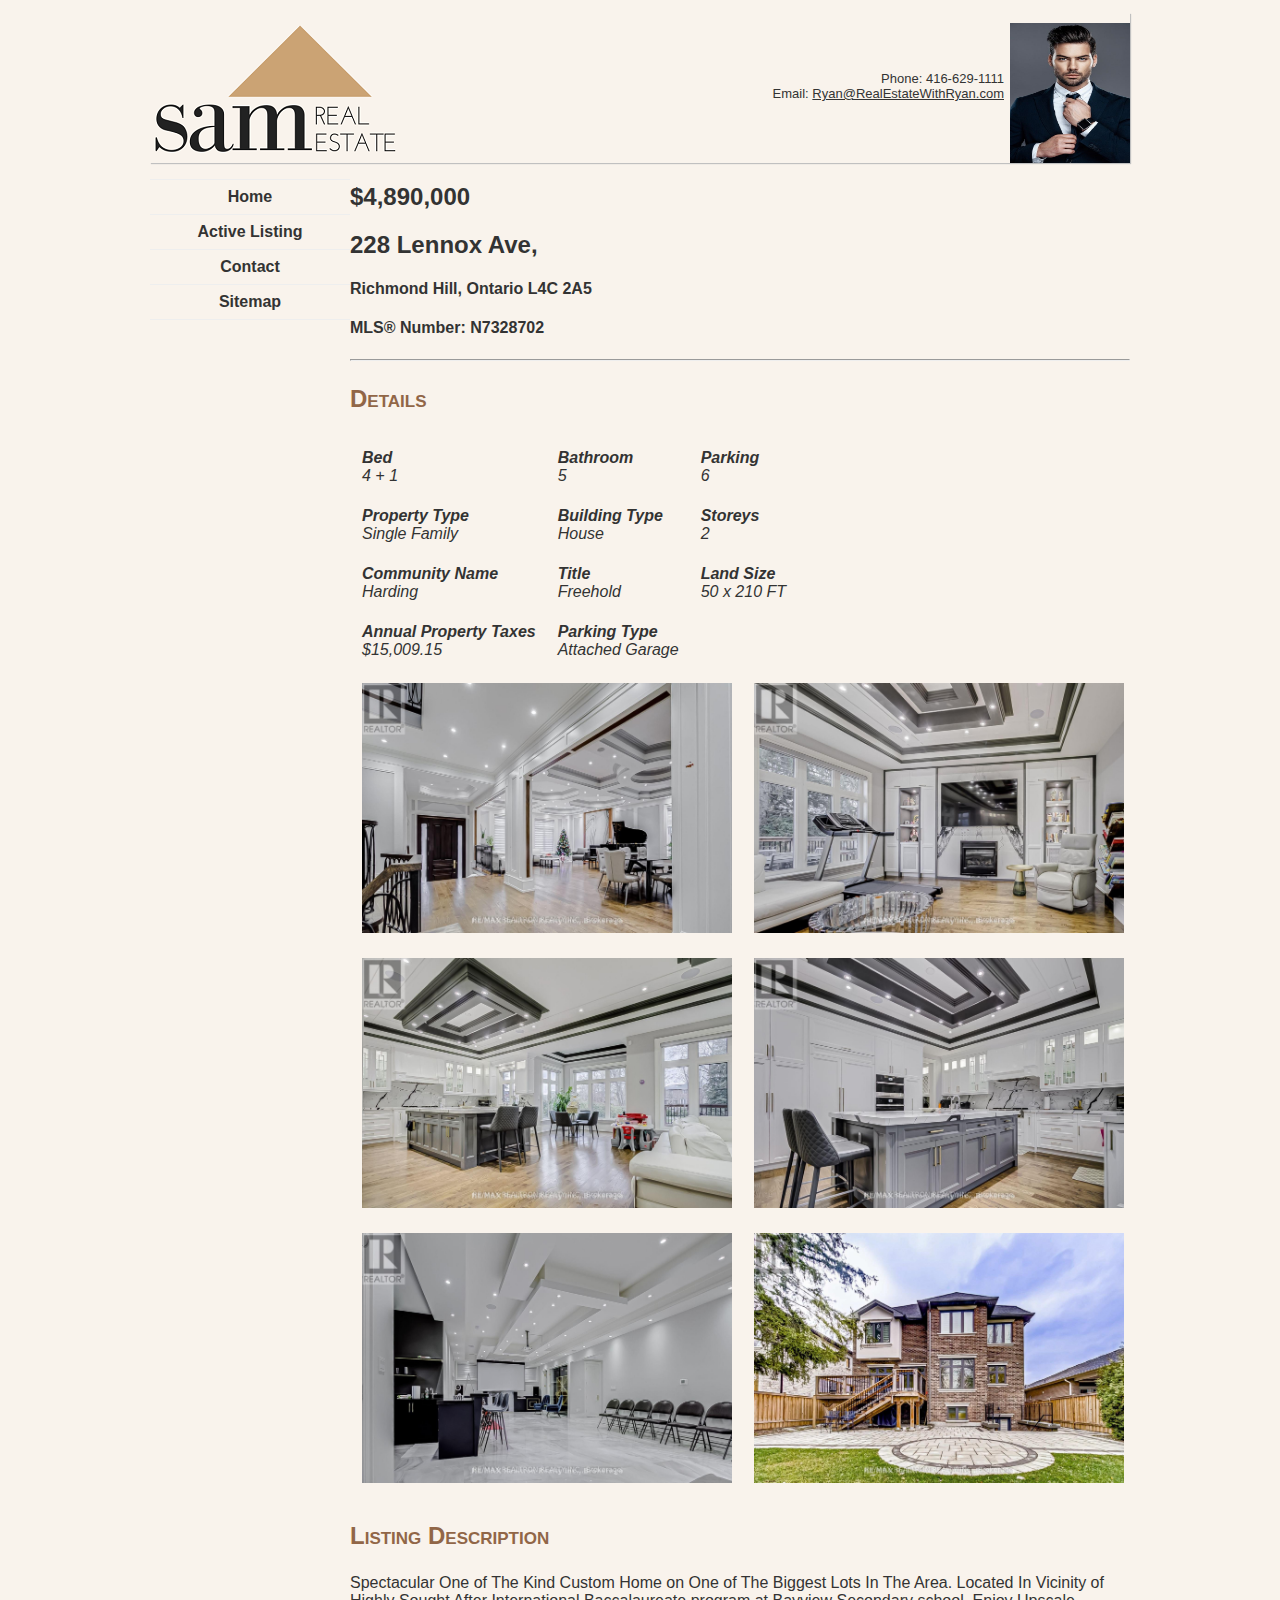
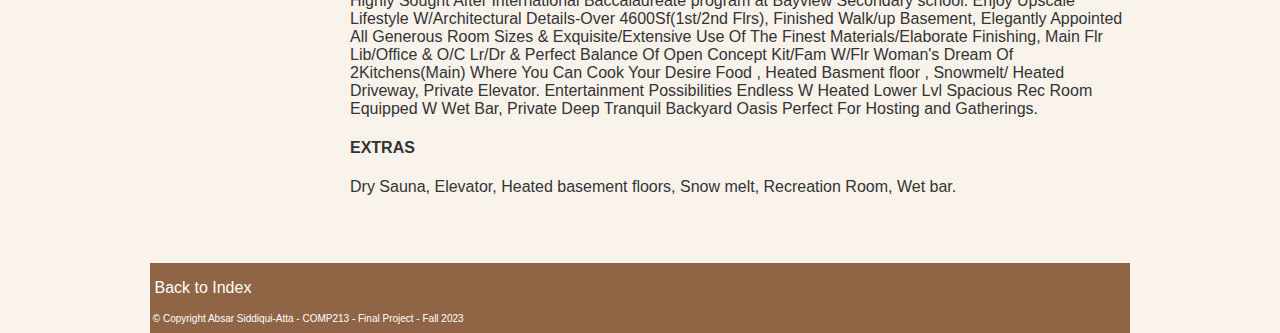
<file: Final_Project/house2.html>
<!DOCTYPE html>
<html lang="en">

<head>
  <title>Property Listings</title>
  <meta content="text/html; charset=utf-8" http-equiv="Content-Type">
  <meta content="webdesign, COMP213" name="keywords">
  <meta content="Final Project" name="description">
  <link href="project.css" rel="stylesheet" type="text/css">
</head>

<body>
  <div style="width:980px; margin-left:auto; margin-right:auto;">
    <div id="allPage">
      <div id="header" style="position: absolute; left: 0px; top: 0px; width: 980px; height: 150px; z-index: 1">
        <a href="Home.html">
          <img id="photoHeader" alt="Real Estate Agent" height="140" src="images/agent.jpeg" width="120"
            class="auto-style2"></a>
        <br>
        <br>
        <br>
        <ul style="list-style-type: none;">
          <li>Phone: 416-629-1111</li>
          <li>Email: <a href="mailto:asidd113@my.centennialcollege.ca">Ryan@RealEstateWithRyan.com</a></li>
        </ul>
        <p>&nbsp;</p>
      </div>
      <div id="nav" style="position: absolute; left: 0px; top: 150px; width: 200px; height: 630px;">
        <nav>
          <ul>
            <li id="page"><a href="Home.html">Home</a></li>
            <li><a href="Listings.html">Active Listing</a></li>
            <li><a href="Contact.html">Contact</a></li>
            <li><a href="SiteMap.html">Sitemap</a></li>
          </ul>
        </nav>
      </div>
      <div id="content" style="position: absolute; left: 200px; top: 150px; width: 780px; height: 630px; z-index: 3">
        <div class="column propertyDetails">
          <h2 class="price">$4,890,000</h2>
          <h2 class="address">228 Lennox Ave,</h2>
          <h4 class="postal">Richmond Hill, Ontario L4C 2A5</h4>
          <h4 class="mls">MLS® Number: N7328702</h4>
          <hr>
          <h3>Details</h3>
          <div class="overflowTable">
            <table>
              <tr>
                <td style="font-size: medium;"><strong>Bed</strong><br>4 + 1</td>
                <td style="font-size: medium;"><strong>Bathroom</strong><br>5</td>
                <td style="font-size: medium;"><strong>Parking</strong><br>6</td>
              </tr>
              <tr>
                <td style="font-size: medium;"><strong>Property Type</strong><br>Single Family</td>
                <td style="font-size: medium;"><strong>Building Type</strong><br>House</td>
                <td style="font-size: medium;"><strong>Storeys</strong><br>2</td>
              </tr>
              <tr>
                <td style="font-size: medium;"><strong>Community Name</strong><br>Harding</td>
                <td style="font-size: medium;"><strong>Title</strong><br>Freehold</td>
                <td style="font-size: medium;"><strong>Land Size</strong><br>50 x 210 FT</td>
              </tr>
              <tr>
                <td style="font-size: medium;"><strong>Annual Property Taxes</strong><br>$15,009.15</td>
                <td style="font-size: medium;"><strong>Parking Type</strong><br>Attached Garage</td>
                <td></td>
              </tr>
              </tbody>
            </table>
          </div>
        </div>
        <table style="width: 100%;">
          <tr>
            <td><img src="images/house2_1.jpeg" alt="228 Lennox Ave." height="250" width="370"></td>
            <td><img src="images/house2_2.jpeg" alt="228 Lennox Ave." height="250" width="370"> </td>
          </tr>
          <tr>
            <td><img src="images/house2_3.jpeg" alt="228 Lennox Ave." height="250" width="370"></td>
            <td><img src="images/house2_4.jpeg" alt="228 Lennox Ave." height="250" width="370"></td>
          </tr>
          <tr>
            <td><img src="images/house2_5.jpeg" alt="228 Lennox Ave." height="250" width="370"></td>
            <td><img src="images/house2_6.jpeg" alt="228 Lennox Ave." height="250" width="370"></td>
          </tr>
        </table>
        <h3>Listing Description</h3>
          Spectacular One of The Kind Custom Home on One of The Biggest Lots In The Area. Located In Vicinity of Highly
          Sought After International Baccalaureate program at Bayview Secondary school. Enjoy Upscale Lifestyle
          W/Architectural Details-Over 4600Sf(1st/2nd Flrs), Finished Walk/up Basement, Elegantly Appointed All Generous
          Room Sizes & Exquisite/Extensive Use Of The Finest Materials/Elaborate Finishing, Main Flr Lib/Office & O/C
          Lr/Dr & Perfect Balance Of Open Concept Kit/Fam W/Flr Woman's Dream Of 2Kitchens(Main) Where You Can Cook Your
          Desire Food , Heated Basment floor , Snowmelt/ Heated Driveway, Private Elevator. Entertainment Possibilities
          Endless W Heated Lower Lvl Spacious Rec Room Equipped W Wet Bar, Private Deep Tranquil Backyard Oasis Perfect
          For Hosting and Gatherings.<br>
        <h4>EXTRAS</h4> Dry Sauna, Elevator, Heated basement floors, Snow melt, Recreation Room, Wet bar.
      </div>
      <div id="footer" style="position: absolute; left: 0px; top: 1850px; width: 980px; height: 70px;">
        <p>&nbsp;<a href="../index.html">Back to Index</a></p>
        <p id="copyright">&nbsp;&copy;&nbsp;Copyright Absar Siddiqui-Atta - COMP213 - Final Project - Fall 2023</p>
      </div>
    </div>
  </div>
</body>

</html>
</file>
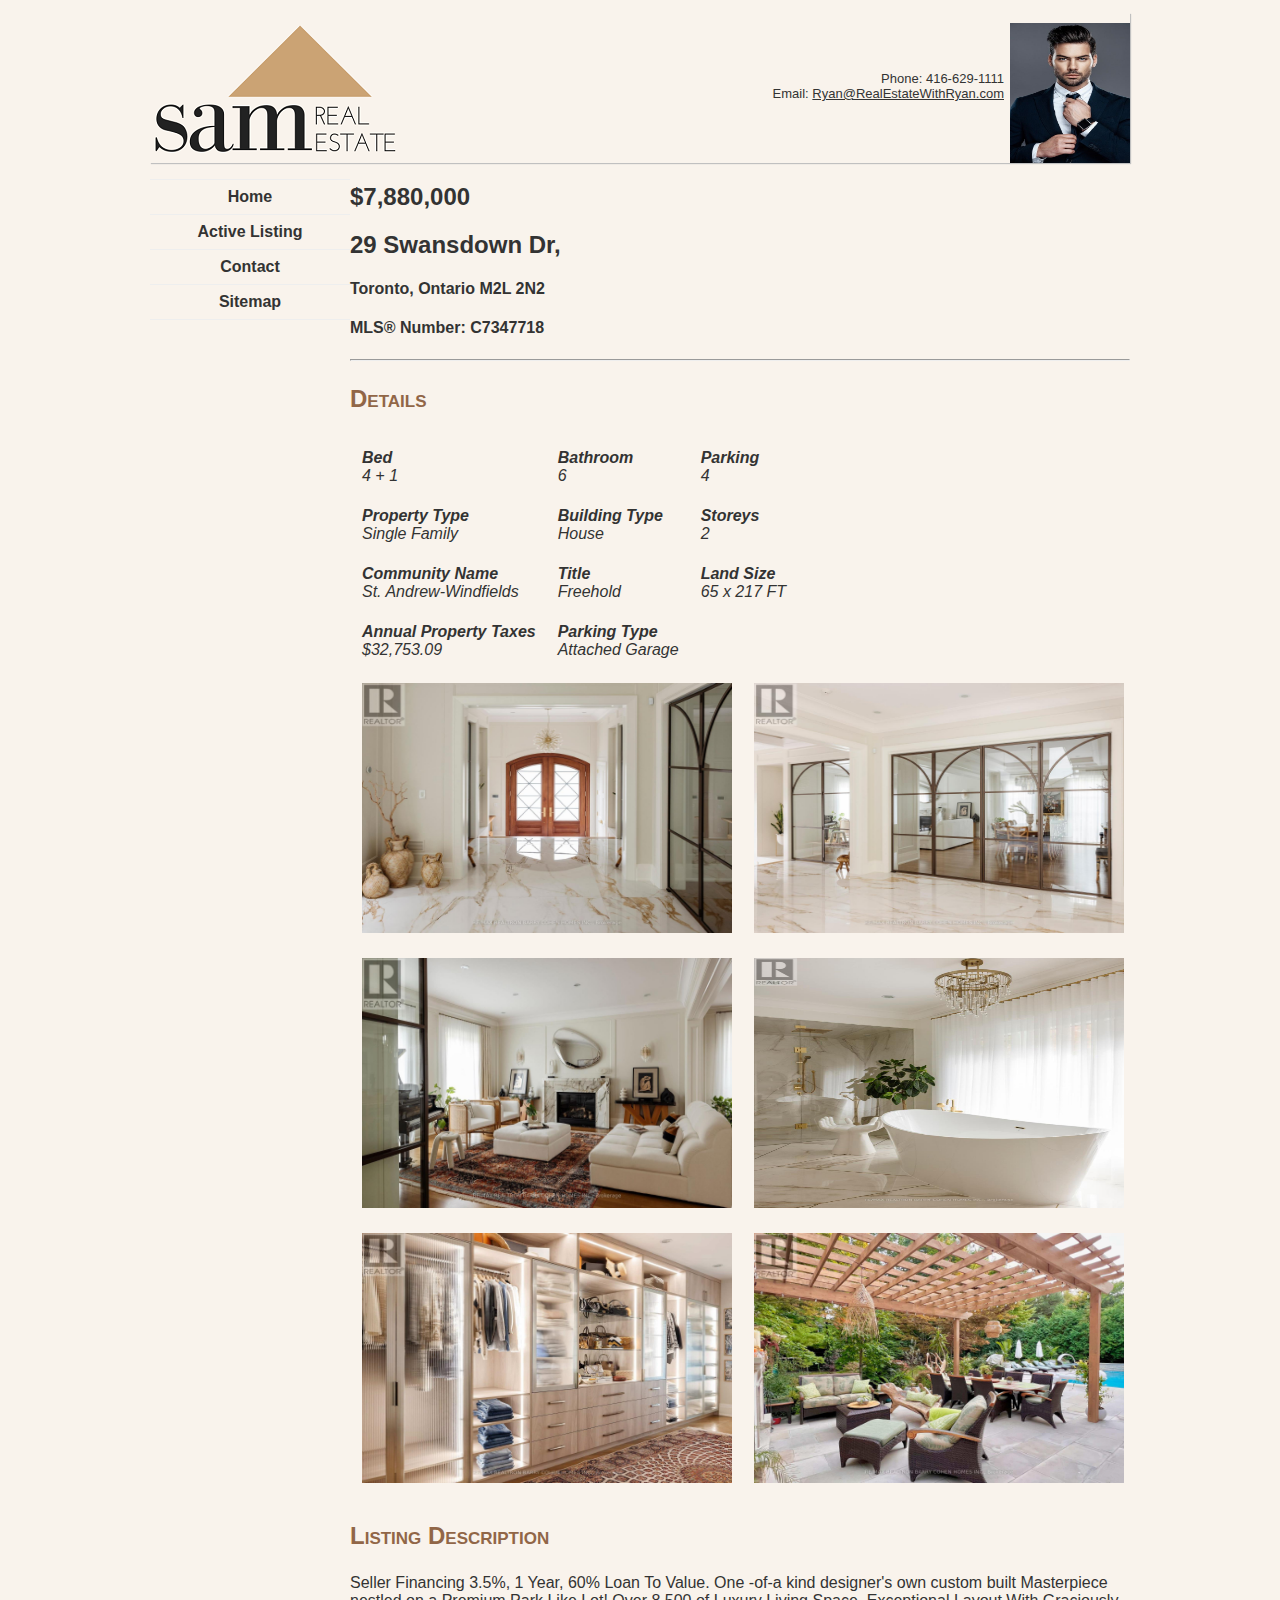
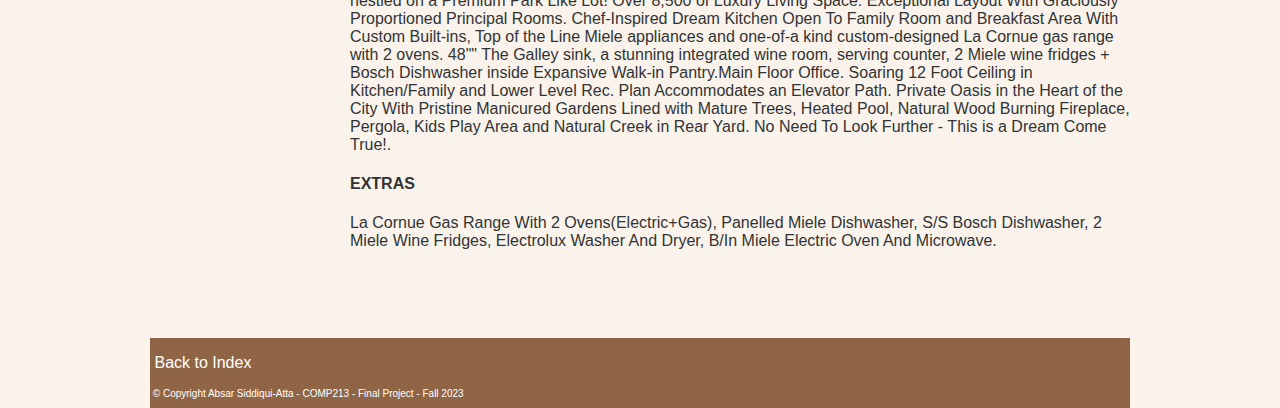
<file: Final_Project/house3.html>
<!DOCTYPE html>
<html lang="en">

<head>
  <title>Property Listings</title>
  <meta content="text/html; charset=utf-8" http-equiv="Content-Type">
  <meta content="webdesign, COMP213" name="keywords">
  <meta content="Final Project" name="description">
  <link href="project.css" rel="stylesheet" type="text/css">
</head>

<body>
  <div style="width:980px; margin-left:auto; margin-right:auto;">
    <div id="allPage">
      <div id="header" style="position: absolute; left: 0px; top: 0px; width: 980px; height: 150px; z-index: 1">
        <a href="Home.html">
          <img id="photoHeader" alt="Real Estate Agent" height="140" src="images/agent.jpeg" width="120"
            class="auto-style2"></a>
        <br>
        <br>
        <br>
        <ul style="list-style-type: none;">
          <li>Phone: 416-629-1111</li>
          <li>Email: <a href="mailto:asidd113@my.centennialcollege.ca">Ryan@RealEstateWithRyan.com</a></li>
        </ul>
        <p>&nbsp;</p>
      </div>
      <div id="nav" style="position: absolute; left: 0px; top: 150px; width: 200px; height: 630px;">
        <nav>
          <ul>
            <li id="page"><a href="Home.html">Home</a></li>
            <li><a href="Listings.html">Active Listing</a></li>
            <li><a href="Contact.html">Contact</a></li>
            <li><a href="SiteMap.html">Sitemap</a></li>
          </ul>
        </nav>
      </div>
      <div id="content" style="position: absolute; left: 200px; top: 150px; width: 780px; height: 630px; z-index: 3">
        <div class="column propertyDetails">
          <h2 class="price">$7,880,000</h2>
          <h2 class="address">29 Swansdown Dr,</h2>
          <h4 class="postal">Toronto, Ontario M2L 2N2</h4>
          <h4 class="mls">MLS® Number: C7347718</h4>
          <hr>
          <h3>Details</h3>
          <div class="overflowTable">
            <table>
              <tr>
                <td style="font-size: medium;"><strong>Bed</strong><br>4 + 1</td>
                <td style="font-size: medium;"><strong>Bathroom</strong><br>6</td>
                <td style="font-size: medium;"><strong>Parking</strong><br>4</td>
              </tr>
              <tr>
                <td style="font-size: medium;"><strong>Property Type</strong><br>Single Family</td>
                <td style="font-size: medium;"><strong>Building Type</strong><br>House</td>
                <td style="font-size: medium;"><strong>Storeys</strong><br>2</td>
              </tr>
              <tr>
                <td style="font-size: medium;"><strong>Community Name</strong><br>St. Andrew-Windfields</td>
                <td style="font-size: medium;"><strong>Title</strong><br>Freehold</td>
                <td style="font-size: medium;"><strong>Land Size</strong><br>65 x 217 FT</td>
              </tr>
              <tr>
                <td style="font-size: medium;"><strong>Annual Property Taxes</strong><br>$32,753.09</td>
                <td style="font-size: medium;"><strong>Parking Type</strong><br>Attached Garage</td>
                <td></td>
              </tr>
              </tbody>
            </table>
          </div>
        </div>
        <table style="width: 100%;">
          <tr>
            <td><img src="images/house3_1.jpeg" alt="16 Noble St." height="250" width="370"></td>
            <td><img src="images/house3_2.jpeg" alt="16 Noble St." height="250" width="370"> </td>
          </tr>
          <tr>
            <td><img src="images/house3_3.jpeg" alt="16 Noble St." height="250" width="370"></td>
            <td><img src="images/house3_4.jpeg" alt="16 Noble St." height="250" width="370"></td>
          </tr>
          <tr>
            <td><img src="images/house3_5.jpeg" alt="16 Noble St." height="250" width="370"></td>
            <td><img src="images/house3_6.jpeg" alt="16 Noble St." height="250" width="370"></td>
          </tr>
        </table>
        <h3>Listing Description</h3>
          Seller Financing 3.5%, 1 Year, 60% Loan To Value. One -of-a kind designer's own custom built Masterpiece
          nestled on a Premium Park Like Lot! Over 8,500 of Luxury Living Space. Exceptional Layout With Graciously
          Proportioned Principal Rooms. Chef-Inspired Dream Kitchen Open To Family Room and Breakfast Area With Custom
          Built-ins, Top of the Line Miele appliances and one-of-a kind custom-designed La Cornue gas range with 2
          ovens. 48"" The Galley sink, a stunning integrated wine room, serving counter, 2 Miele wine fridges + Bosch
          Dishwasher inside Expansive Walk-in Pantry.Main Floor Office. Soaring 12 Foot Ceiling in Kitchen/Family and
          Lower Level Rec. Plan Accommodates an Elevator Path. Private Oasis in the Heart of the City With Pristine
          Manicured Gardens Lined with Mature Trees, Heated Pool, Natural Wood Burning Fireplace, Pergola, Kids Play
          Area and Natural Creek in Rear Yard. No Need To Look Further - This is a Dream Come True!.<br>
        <h4>EXTRAS</h4> La Cornue Gas Range With 2 Ovens(Electric+Gas), Panelled Miele Dishwasher, S/S Bosch Dishwasher,
        2 Miele Wine Fridges, Electrolux Washer And Dryer, B/In Miele Electric Oven And Microwave.
      </div>
      <div id="footer" style="position: absolute; left: 0px; top: 1925px; width: 980px; height: 70px;">
        <p>&nbsp;<a href="../index.html">Back to Index</a></p>
        <p id="copyright">&nbsp;&copy;&nbsp;Copyright Absar Siddiqui-Atta - COMP213 - Final Project - Fall 2023</p>
      </div>
    </div>
  </div>
</body>

</html>
</file>
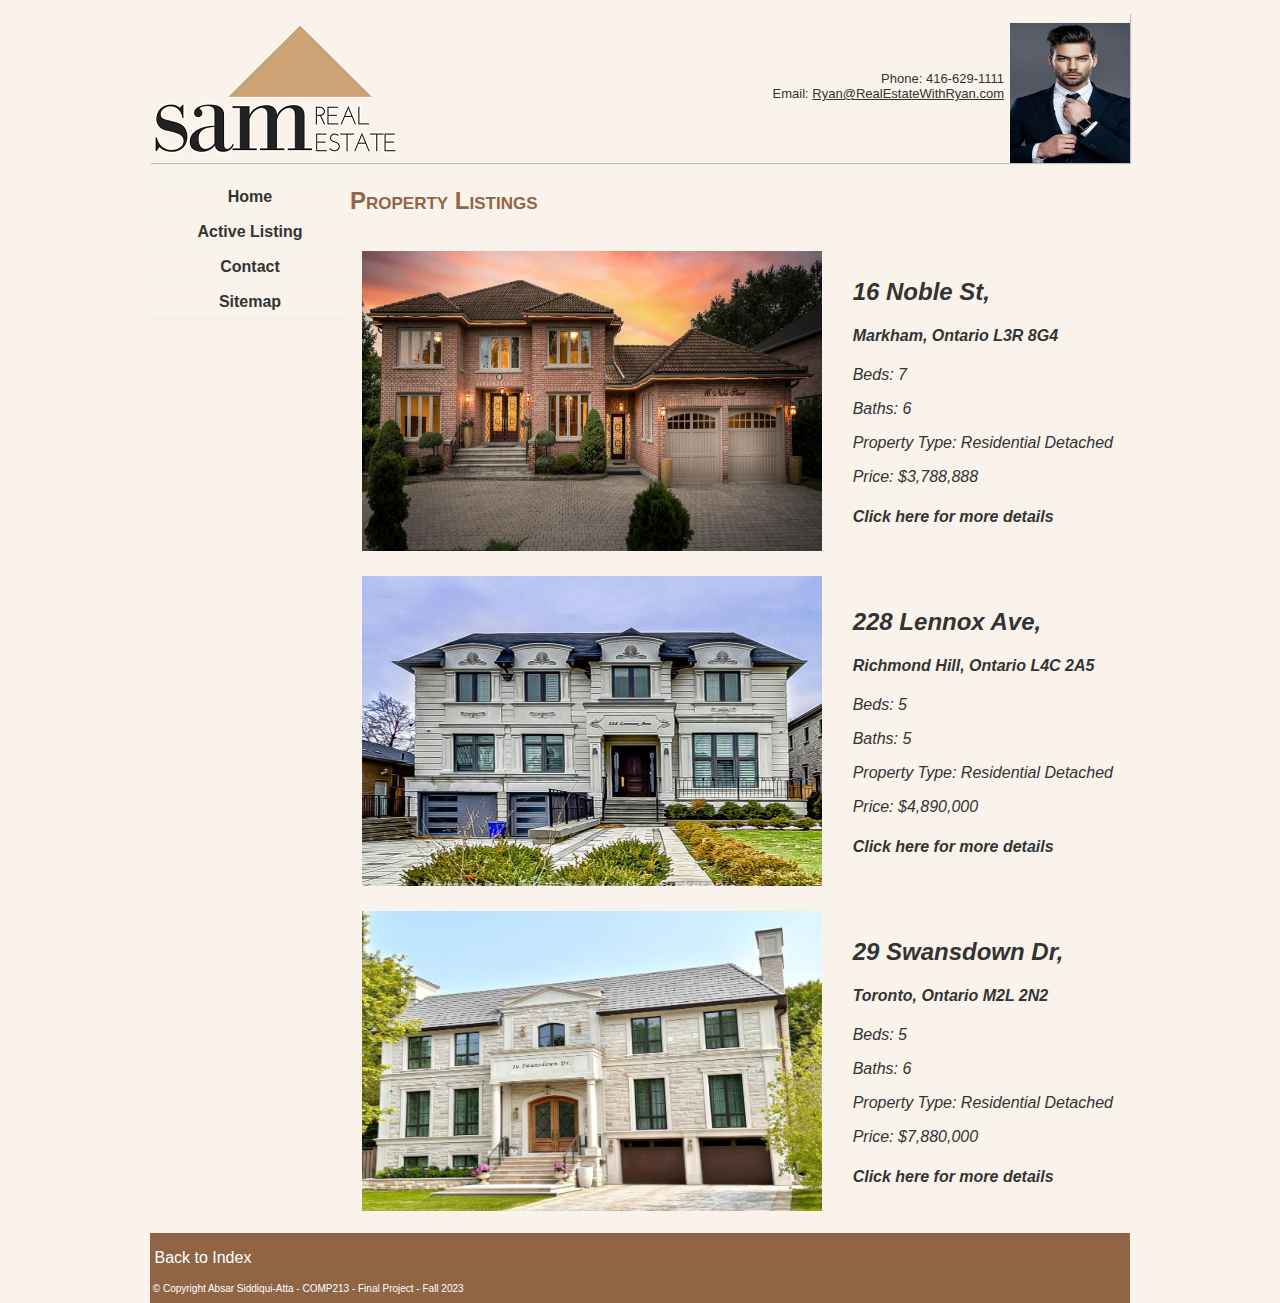
<file: Final_Project/Listings.html>
<!DOCTYPE html>
<html lang="en">

<head>
  <title>Property Listings</title>
  <meta content="text/html; charset=utf-8" http-equiv="Content-Type">
  <meta content="webdesign, COMP213" name="keywords">
  <meta content="Final Project" name="description">
  <link href="project.css" rel="stylesheet" type="text/css">
</head>

<body>
  <div style="width:980px; margin-left:auto; margin-right:auto;">
    <div id="allPage">
      <div id="header" style="position: absolute; left: 0px; top: 0px; width: 980px; height: 150px; z-index: 1">
        <a href="Home.html">
          <img id="photoHeader" alt="Real Estate Agent" height="140" src="images/agent.jpeg" width="120"
            class="auto-style2"></a>
        <br>
        <br>
        <br>
        <ul style="list-style-type: none;">
          <li>Phone: 416-629-1111</li>
          <li>Email: <a href="mailto:asidd113@my.centennialcollege.ca">Ryan@RealEstateWithRyan.com</a></li>
        </ul>
        <p>&nbsp;</p>
      </div>
      <div id="nav" style="position: absolute; left: 0px; top: 150px; width: 200px; height: 630px;">
        <nav>
          <ul>
            <li id="page"><a href="Home.html">Home</a></li>
            <li><a href="Listings.html">Active Listing</a></li>
            <li><a href="Contact.html">Contact</a></li>
            <li><a href="SiteMap.html">Sitemap</a></li>
          </ul>
        </nav>
      </div>
      <div id="content" style="position: absolute; left: 200px; top: 150px; width: 780px; height: 630px; z-index: 3">
        <h3>Property Listings</h3>
        <nav>
        <table style="width: 100%">
          <tr>
            <td>
              <img alt="House1" height="300" src="images/house1.png" width="460">
            </td>
            <td style="font-size: medium;">
              <h2>16 Noble St,</h2>
              <h4>Markham, Ontario L3R 8G4</h4>
              <p style="font-size: medium;">Beds: 7</p>
              <p>Baths: 6</p>
              <p>Property Type: Residential Detached</p>
              <p>Price: $3,788,888</p>
              <h4><a href="house1.html">Click here
                  for more details</a></h4>
            </td>
          </tr>
          <tr>
            <td>
              <img alt="House2" height="310" src="images/house2.png" width="460">
            </td>
            <td style="font-size: medium;">
              <h2>228 Lennox Ave,</h2>
              <h4>Richmond Hill, Ontario L4C 2A5</h4>
              <p>Beds: 5</p>
              <p>Baths: 5</p>
              <p>Property Type: Residential Detached</p>
              <p>Price: $4,890,000</p>
              <h4><a href="house2.html">Click here
                  for more details</a></h4>
          </tr>
          <tr>
            <td>
              <img alt="House3" height="300" src="images/house3.png" width="460">
            </td>
            <td style="font-size: medium;">
              <h2>29 Swansdown Dr,</h2>
              <h4>Toronto, Ontario M2L 2N2</h4>
              <p>Beds: 5</p>
              <p>Baths: 6</p>
              <p>Property Type: Residential Detached</p>
              <p>Price: $7,880,000</p>
              <h4><a href="house3.html">Click here
                  for more details</a></h4>
          </tr>
        </table>
        </nav>
      </div>
      <div id="footer" style="position: absolute; left: 0px; top: 1220px; width: 980px; height: 70px;">
        <p>&nbsp;<a href="../index.html">Back to Index</a></p>
        <p id="copyright">&nbsp;&copy;&nbsp;Copyright Absar Siddiqui-Atta - COMP213 - Final Project - Fall 2023</p>
      </div>
    </div>
  </div>

</body>

</html>
</file>
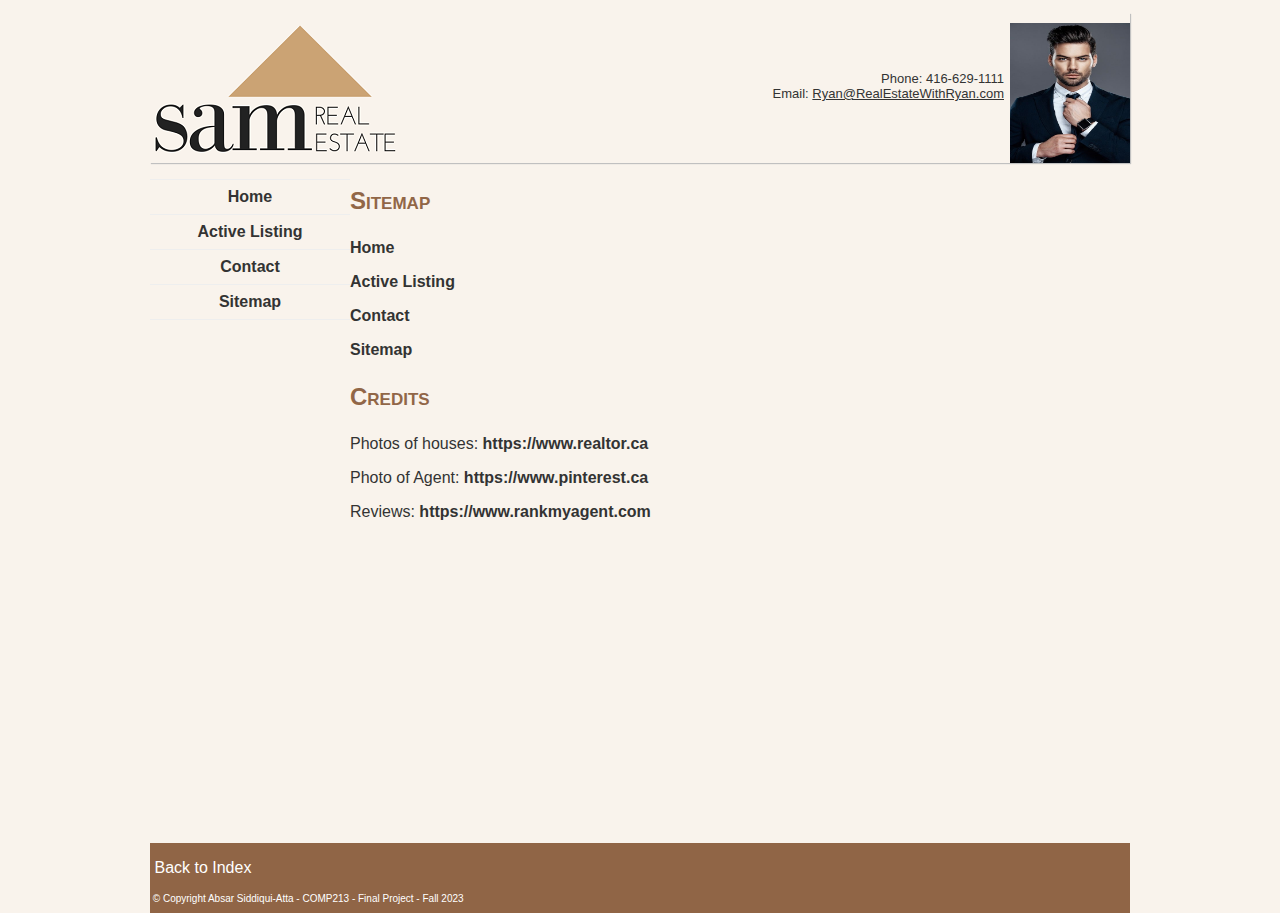
<file: Final_Project/Sitemap.html>
<!DOCTYPE html>
<html lang="en">

<head>
  <title>Property Listings</title>
  <meta content="text/html; charset=utf-8" http-equiv="Content-Type">
  <meta content="webdesign, COMP213" name="keywords">
  <meta content="Final Project" name="description">
  <link href="project.css" rel="stylesheet" type="text/css">
</head>

<body>
  <div style="width:980px; margin-left:auto; margin-right:auto;">
    <div id="allPage">
      <div id="header" style="position: absolute; left: 0px; top: 0px; width: 980px; height: 150px; z-index: 1">
        <a href="Home.html">
          <img id="photoHeader" alt="Real Estate Agent" height="140" src="images/agent.jpeg" width="120"
            class="auto-style2"></a>
        <br>
        <br>
        <br>
        <ul style="list-style-type: none;">
          <li>Phone: 416-629-1111</li>
          <li>Email: <a href="mailto:asidd113@my.centennialcollege.ca">Ryan@RealEstateWithRyan.com</a></li>
        </ul>
        <p>&nbsp;</p>
      </div>
      <div id="nav" style="position: absolute; left: 0px; top: 150px; width: 200px; height: 630px;">
        <nav>
          <ul>
            <li id="page"><a href="Home.html">Home</a></li>
            <li><a href="Listings.html">Active Listing</a></li>
            <li><a href="Contact.html">Contact</a></li>
            <li><a href="SiteMap.html">Sitemap</a></li>
          </ul>
        </nav>
      </div>
      <div id="content" style="position: absolute; left: 200px; top: 150px; width: 780px; height: 630px; z-index: 3">
        <h3>Sitemap</h3>
        <nav>
        <p><a href="Home.html">Home</a></p>
        <p><a href="Listings.html">Active Listing</a></p>
        <p><a href="Contact.html">Contact</a></p>
        <p><a href="Sitemap.html">Sitemap</a></p>
        </nav>

        <h3>Credits</h3>
        <nav>
          <p>Photos of houses:<a href="https://www.realtor.ca" target="_blank"> https://www.realtor.ca</a></p>
          <p>Photo of Agent:<a href="https://www.pinterest.ca/pin/168603579796751474/" target="_blank">
              https://www.pinterest.ca</a></p>
          <p>Reviews:<a href="https://www.rankmyagent.com" target="_blank"> https://www.rankmyagent.com</a></p>
        </nav>
      </div>
      <div id="footer" style="position: absolute; left: 0px; top: 830px; width: 980px; height: 70px;">
        <p>&nbsp;<a href="../index.html">Back to Index</a></p>
        <p id="copyright">&nbsp;&copy;&nbsp;Copyright Absar Siddiqui-Atta - COMP213 - Final Project - Fall 2023</p>
      </div>
    </div>
  </div>

</body>

</html>
</file>
<file: Assignment3/assign3style.css>
#allPage {
  width: 980px;
  margin-left: auto;
  margin-right: auto;

}
body {
  font-family: Verdana, sans-serif;
  background-color:aliceblue
}

th {
  font-size: x-large;
  text-align: center;
  height: 38px;
  width: 697px;
}

h1 {
  padding: 45px 30px 30px;
  background-position: 5px;
  background-repeat: no-repeat;
  background-color: black;
  color: #FFFFFF;
  font-family: Arial, Helvetica, sans-serif;
}

.font {
  margin-bottom: 87px;
  font-family: Verdana, sans-serif;
}

.center {
  text-align: center;
}

h6 {
  text-align: left;
  margin-left: 0px;
  font-family: Arial, Helvetica, sans-serif;
}

h3 {
  font-family: Verdana;
  color: #A5821C;
}

caption {
  text-align: left;
  background-color: black;
  color: white;
}

.border {
  border-collapse: collapse;
}

.oddrow {
  background-color: #CCCCCC;
}

.evenrow {
  background-color: #F5F5F5;
}
</file>
<file: Assignment4/assign4style.css>
#allPage {
  padding: 2px;
  border-style: solid;
  border-color:black;
  width: 980px;
  margin-right: auto;
  margin-left: auto;
  background-color:#e4ffb5
}

header {
  background-color:#464647
}

body {
  background-color: #ccc;
  font-family: segoe ui, Tahoma, Geneva, Verdana, sans-serif;
  color: gray;
}

h1 {
  color: #dee937;
  background-color: #464647;
  padding-left: 5px;
  font-variant: small-caps;
  text-transform:capitalize
}

.fieldLabel {
  text-align:right;
  color: #3E5702;
}

label {
	width: 164px;
  color: #3E5702;
}

p {
  padding-left:5px
}

fieldset {
	border-radius: 5px;
	box-shadow: 3px 3px 3px gray;
	border: thin solid #3E5702;
	margin-bottom: 8px;
}

h4 {
  color: grey;
  font-variant: small-caps;
}

#btnSubmit{
  font-size:medium;
  padding: 5px 20px;
}

#btnReset{
  font-size:medium;
  padding: 5px 20px;
}

#btnSubmit:hover {
  background-color: lightgrey
}

#btnReset:hover {
  background-color: lightgrey
}

footer {
  color: #dee937;
  background-color: #464647;
  color: #dee937;
  padding-bottom:1px
}

footer a {
  color: #dee937;
  text-decoration:none
}

footer a:hover {
  color: gray;
  background-color:#dee937
}
</file>
<file: Final_Project/project.css>
#allPage {
  width: 980px;
  margin-right: auto;
  margin-left: auto;
  position: relative;
}

#header {
  box-shadow: 1px 1px 1px #C0C0C0;
  background-image: url('images/small logo.png');
  background-position: left;
  background-repeat: no-repeat;
  font-family: "Trebuchet MS", "Lucida Sans Unicode", "Lucida Grande", "Lucida Sans", Arial, sans-serif;
  font-size: small;
  text-align: right;
}

a {
  color: #333333;
  font-family: "Trebuchet MS", "Lucida Sans Unicode", "Lucida Grande", "Lucida Sans", Arial, sans-serif;
  
}

h3 {
  font-size: x-large;
  color: #916647;
  font-variant: small-caps;
  text-transform: capitalize;
}

h5 {
  font-variant: small-caps;
  text-transform: capitalize;
  color: #906546;
}

td {
  font-size: small;
  font-style: italic;
  padding: 10px;
}

.auto-style2 {
  border-width: 0px;
  float: right;
  margin-left: 6px;
  padding-top: 10px;
}

body {
  padding: 5px;
  font-family: "Trebuchet MS", "Lucida Sans Unicode", "Lucida Grande", "Lucida Sans", Arial, sans-serif;
  color: #333333;
  background-color: #F9F3EC;
}
nav a:hover {
	color: #CBA374;
}

nav ul {
  list-style-type: none;
  padding-left: 0;
  border-top: 1px solid #EEEEEE;
}

nav li {
  border-bottom: 1px solid #EEEEEE;
  text-align: center;
  padding-top: .5em;
  padding-bottom: .5em;
}

nav a {
  text-decoration: none;
  font-weight: bold;
}

#footer {
  color: white;
  background-color: #906546;
}

#copyright {
  font-size: x-small;
}

#footer a {
  color: white;
  text-decoration: none;
}

#footer a:hover {
  color: #333333;
  background-color: #CBA374;
}

.FloatRightTable {
  text-align: right;
}

.floatupright {
  text-align: right;
  vertical-align: top;
}
</file>
